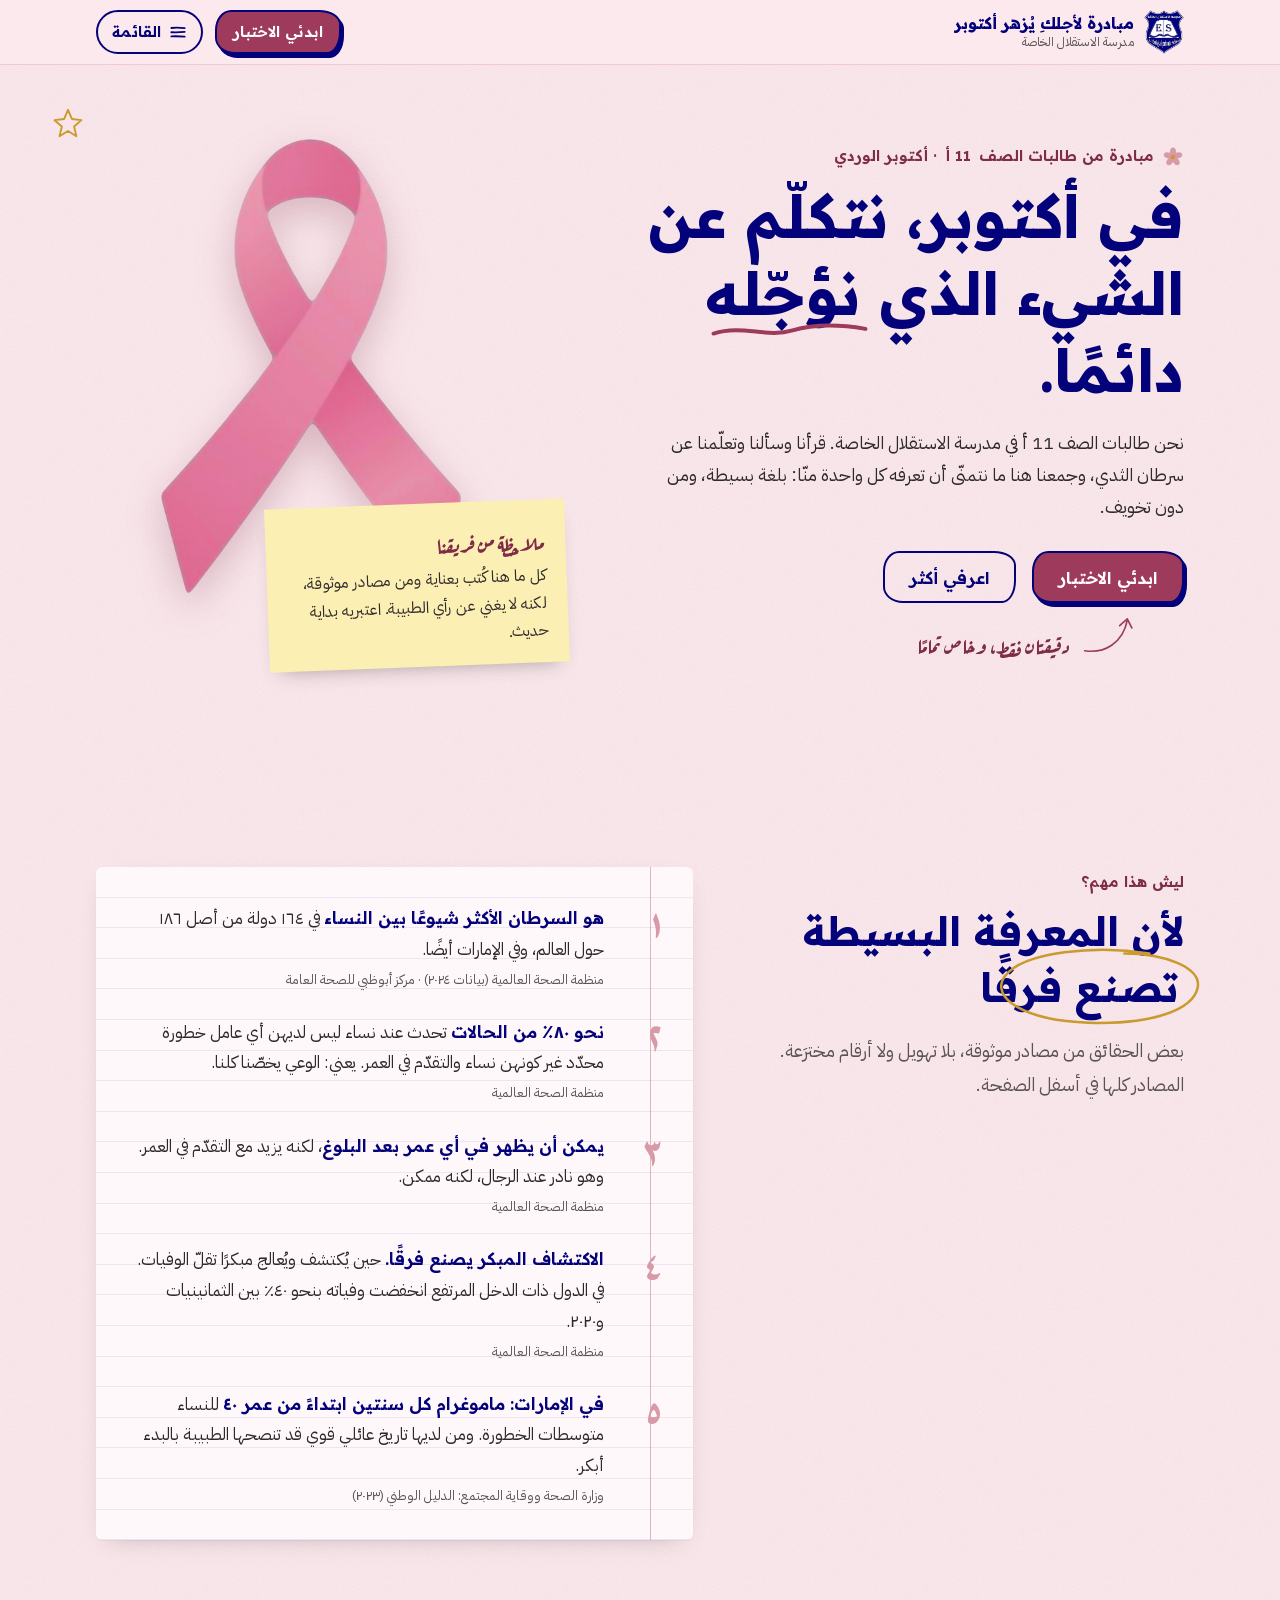
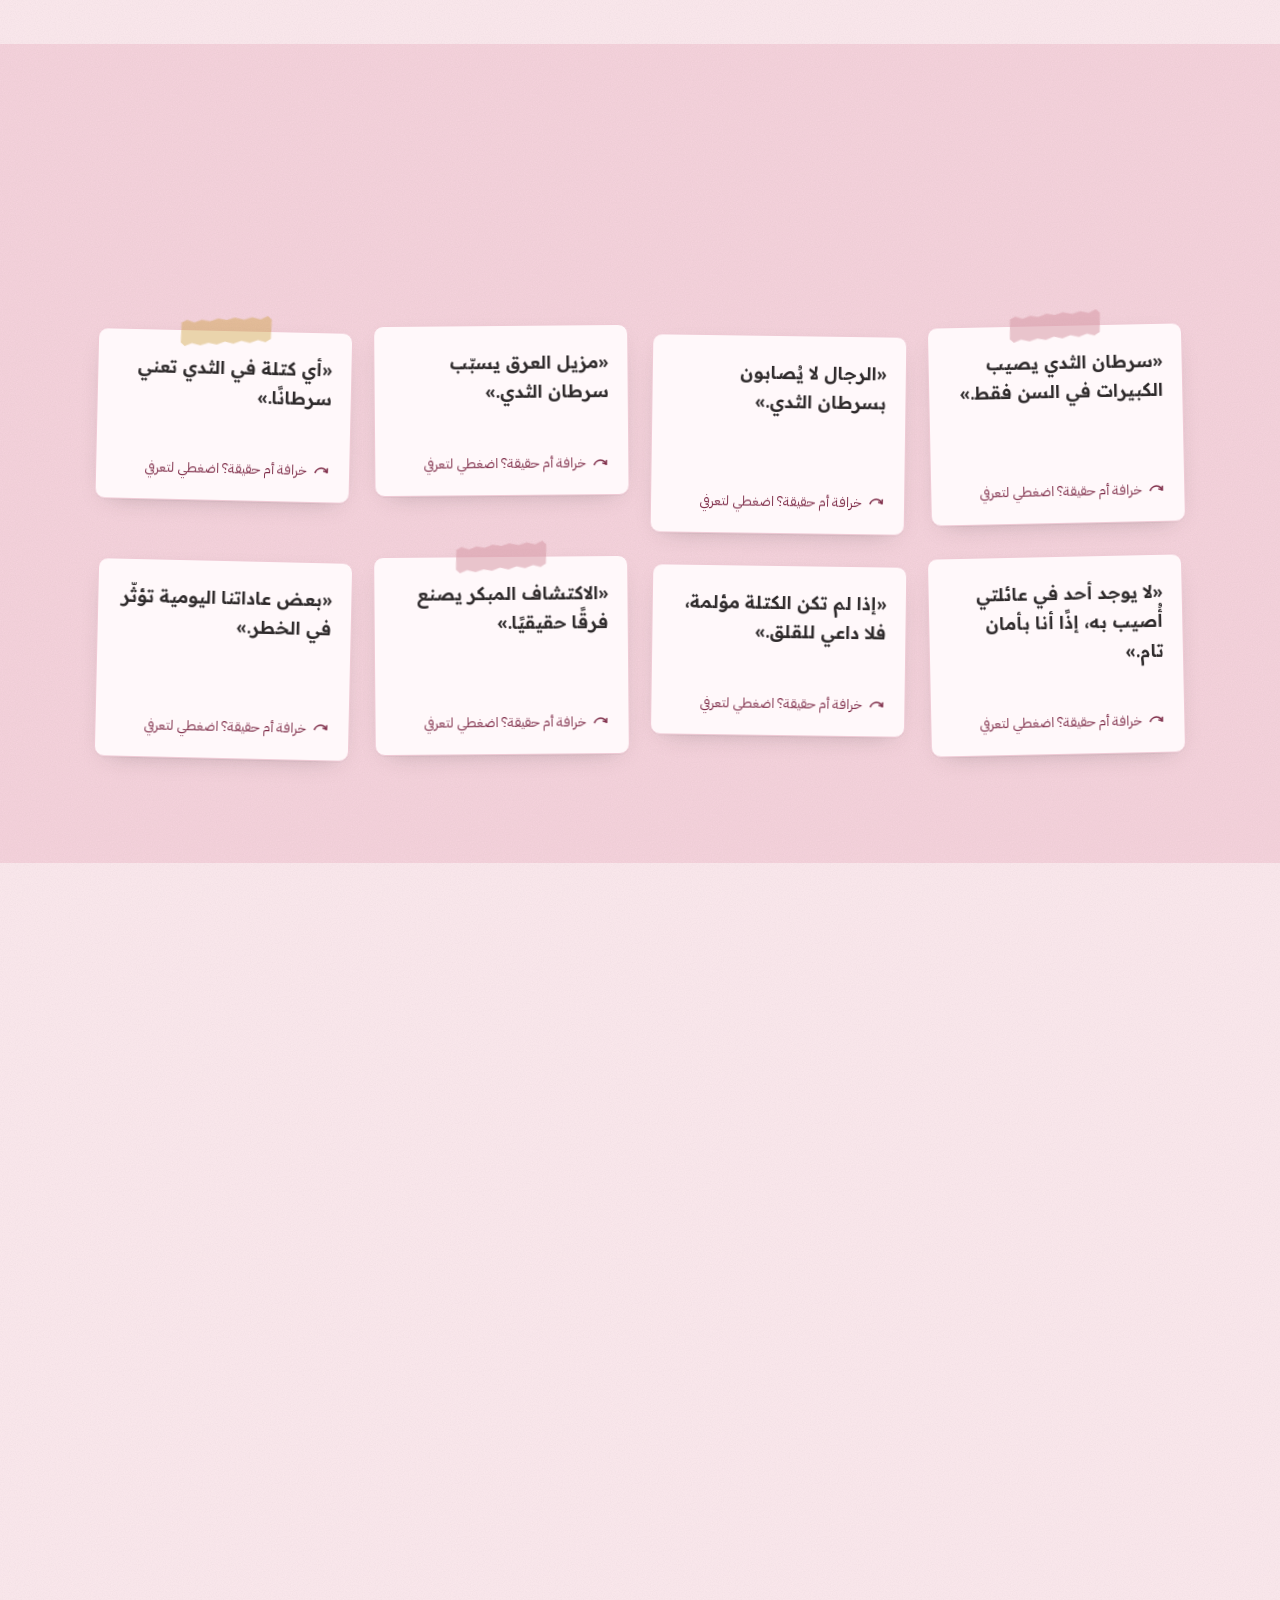
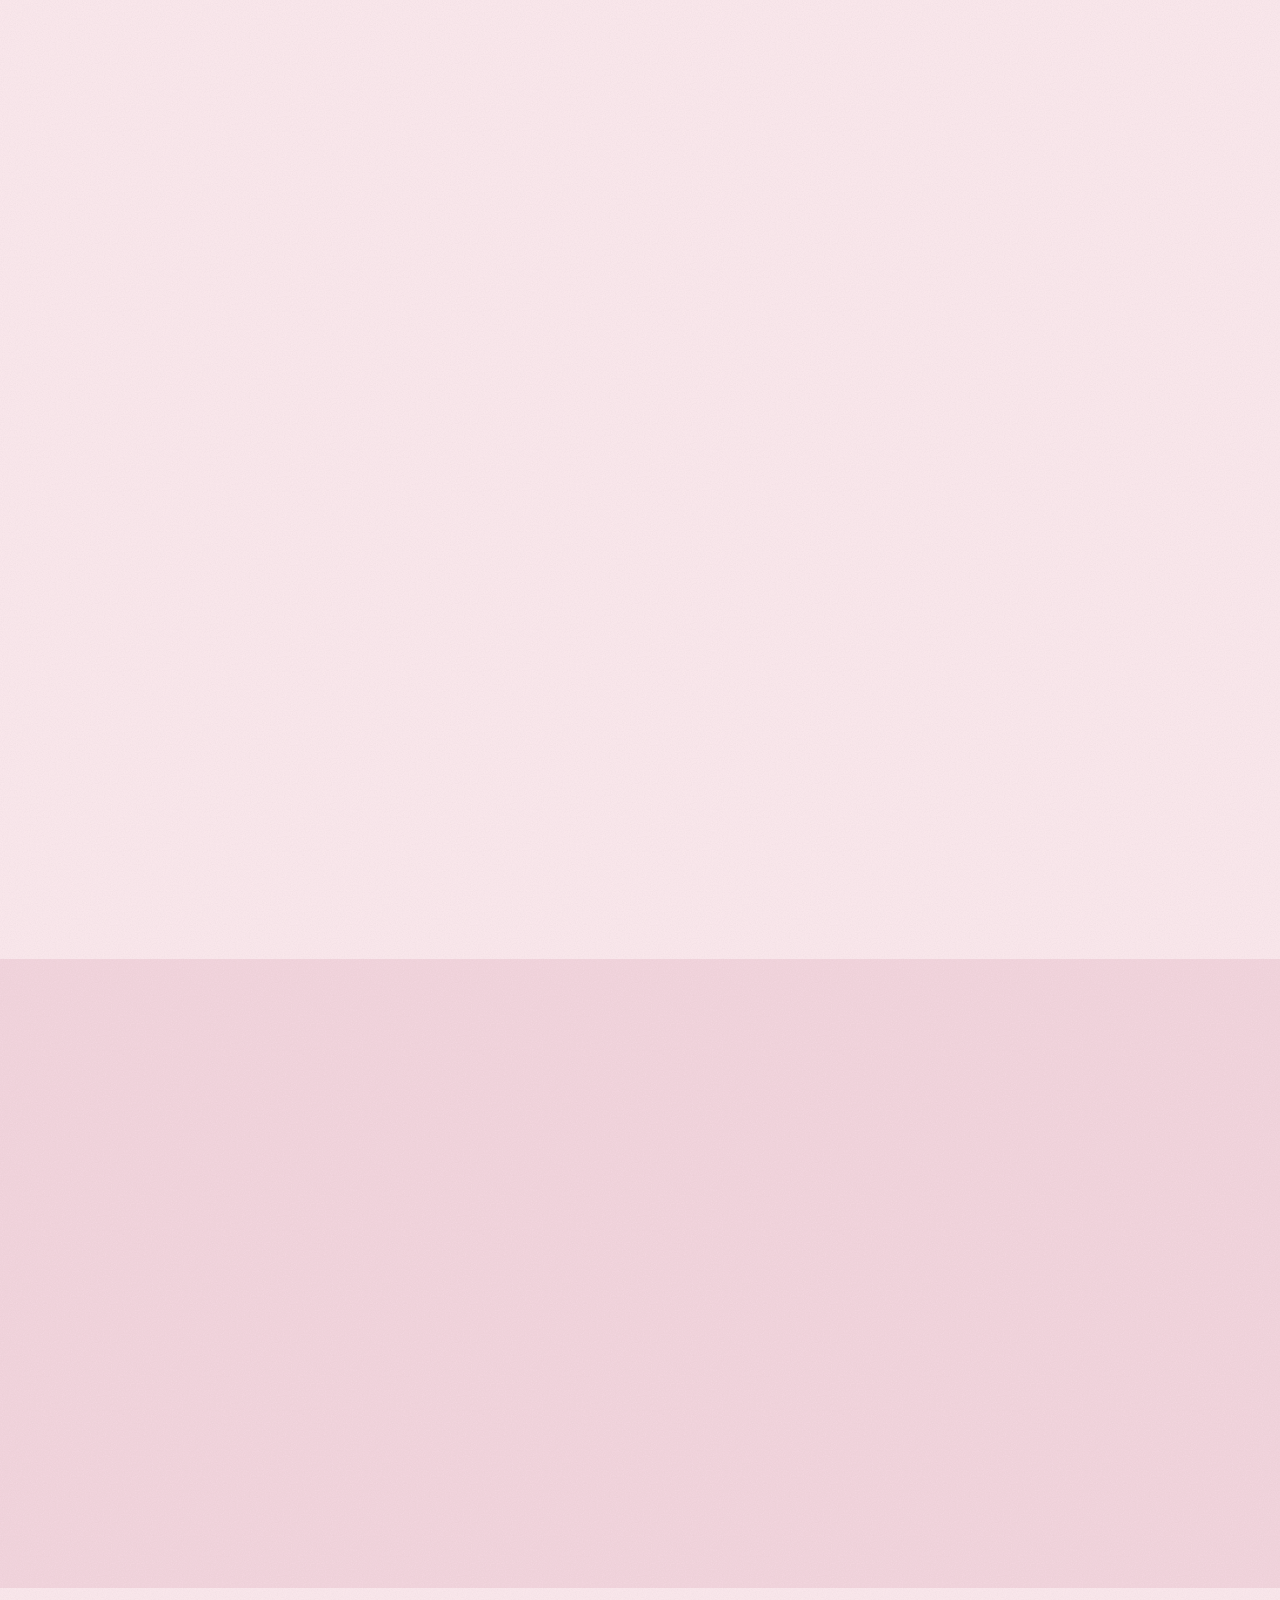
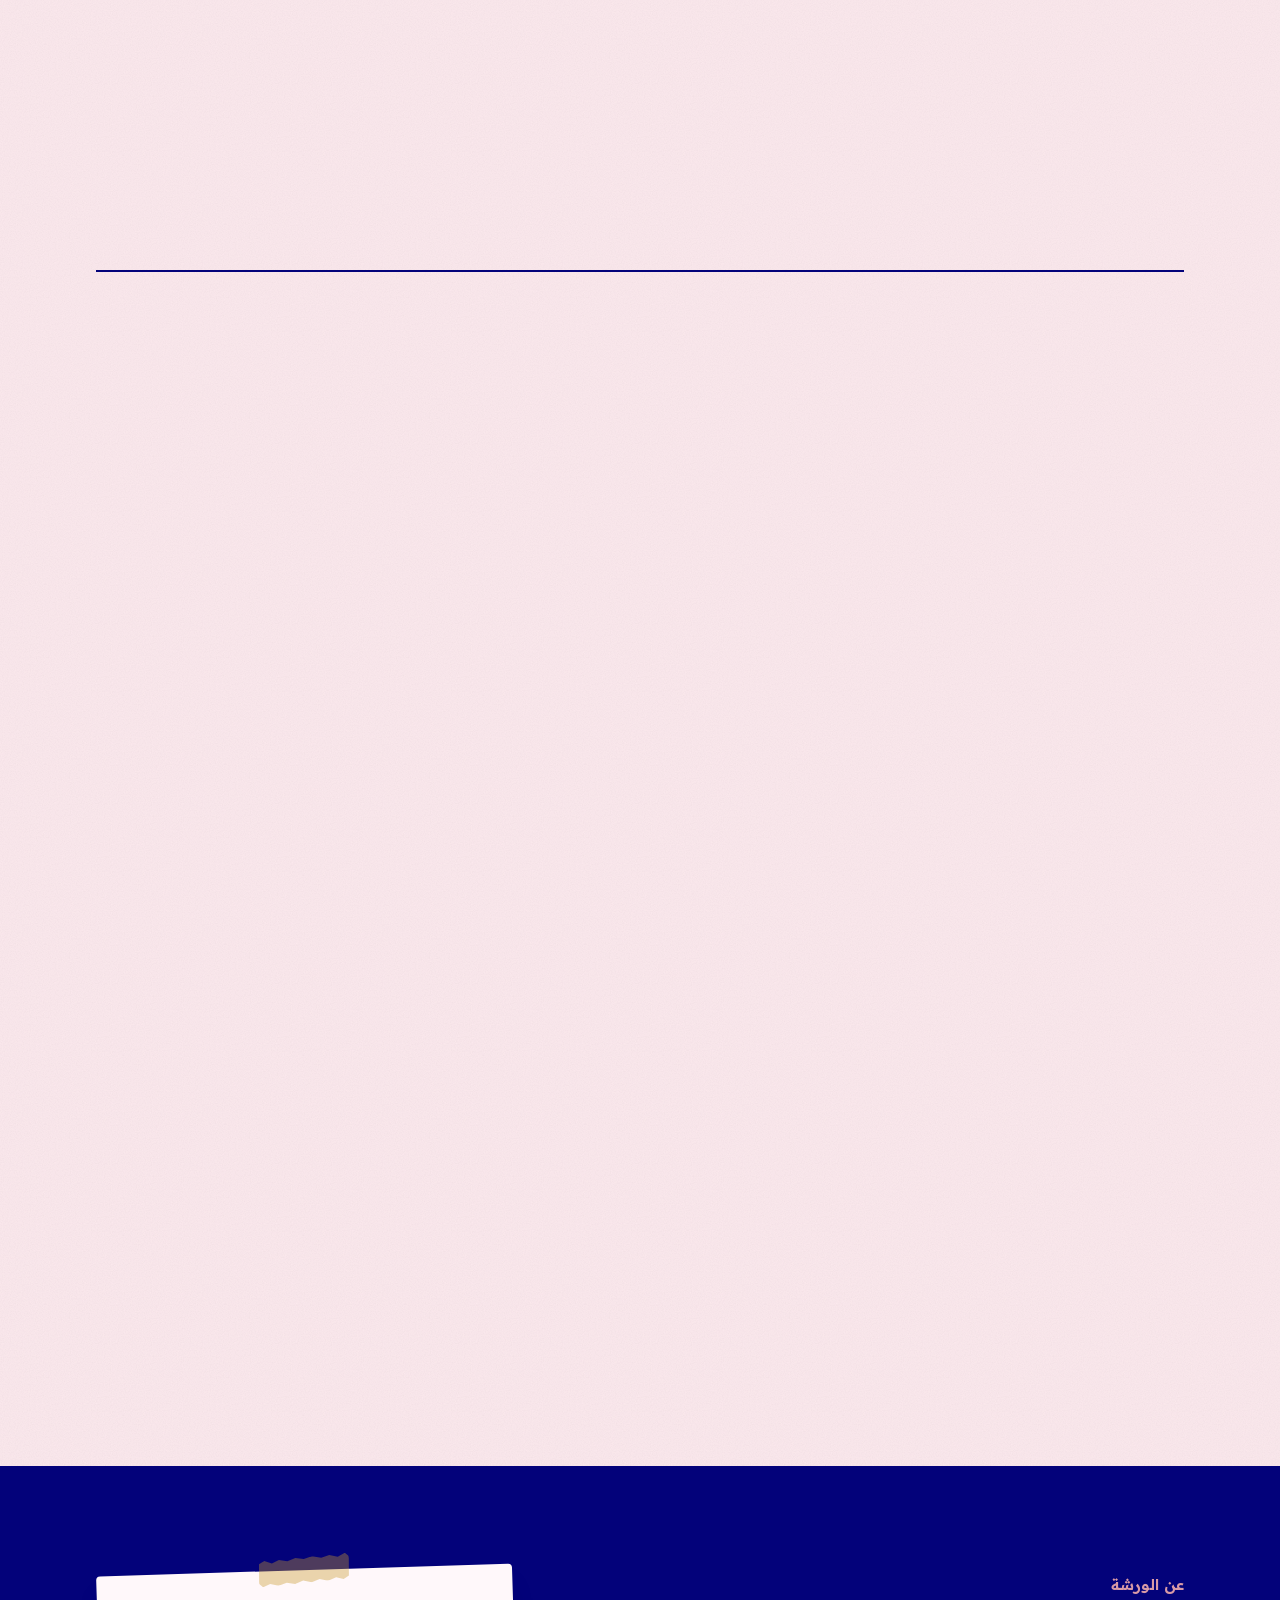
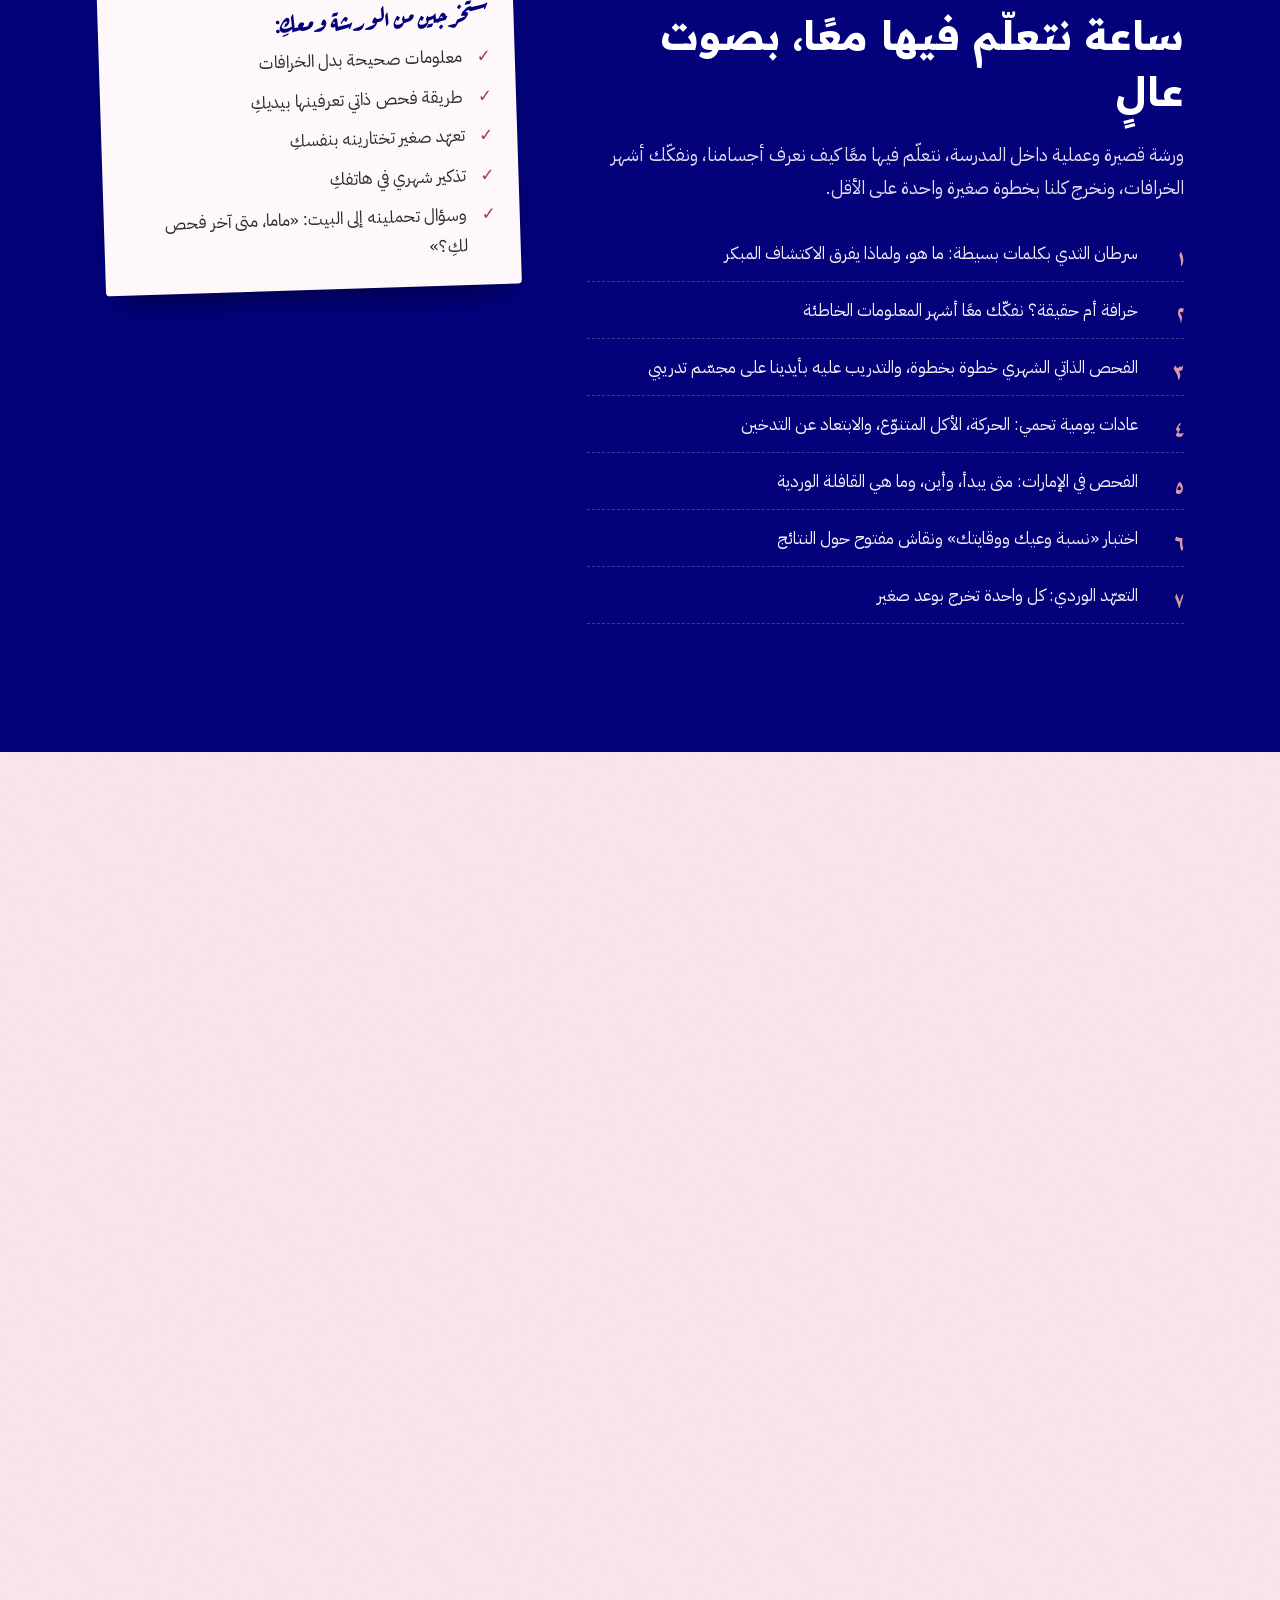
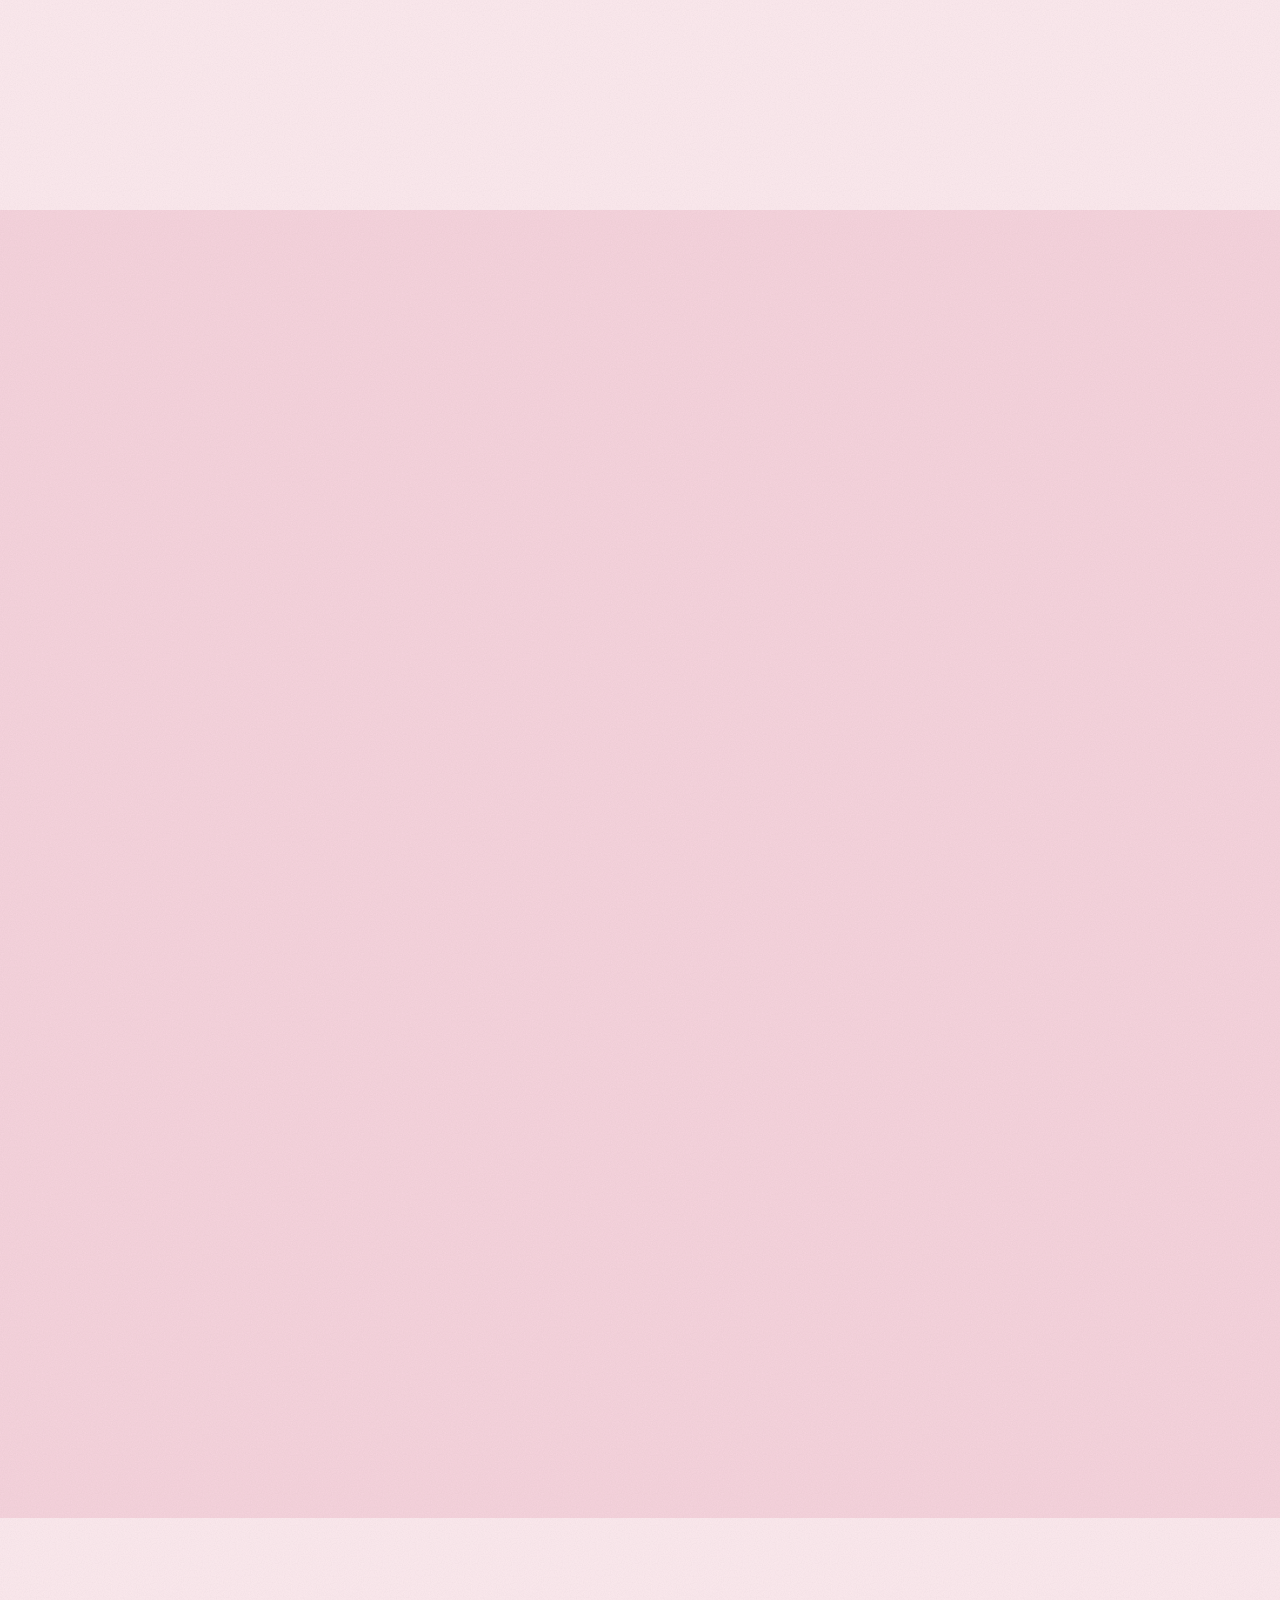
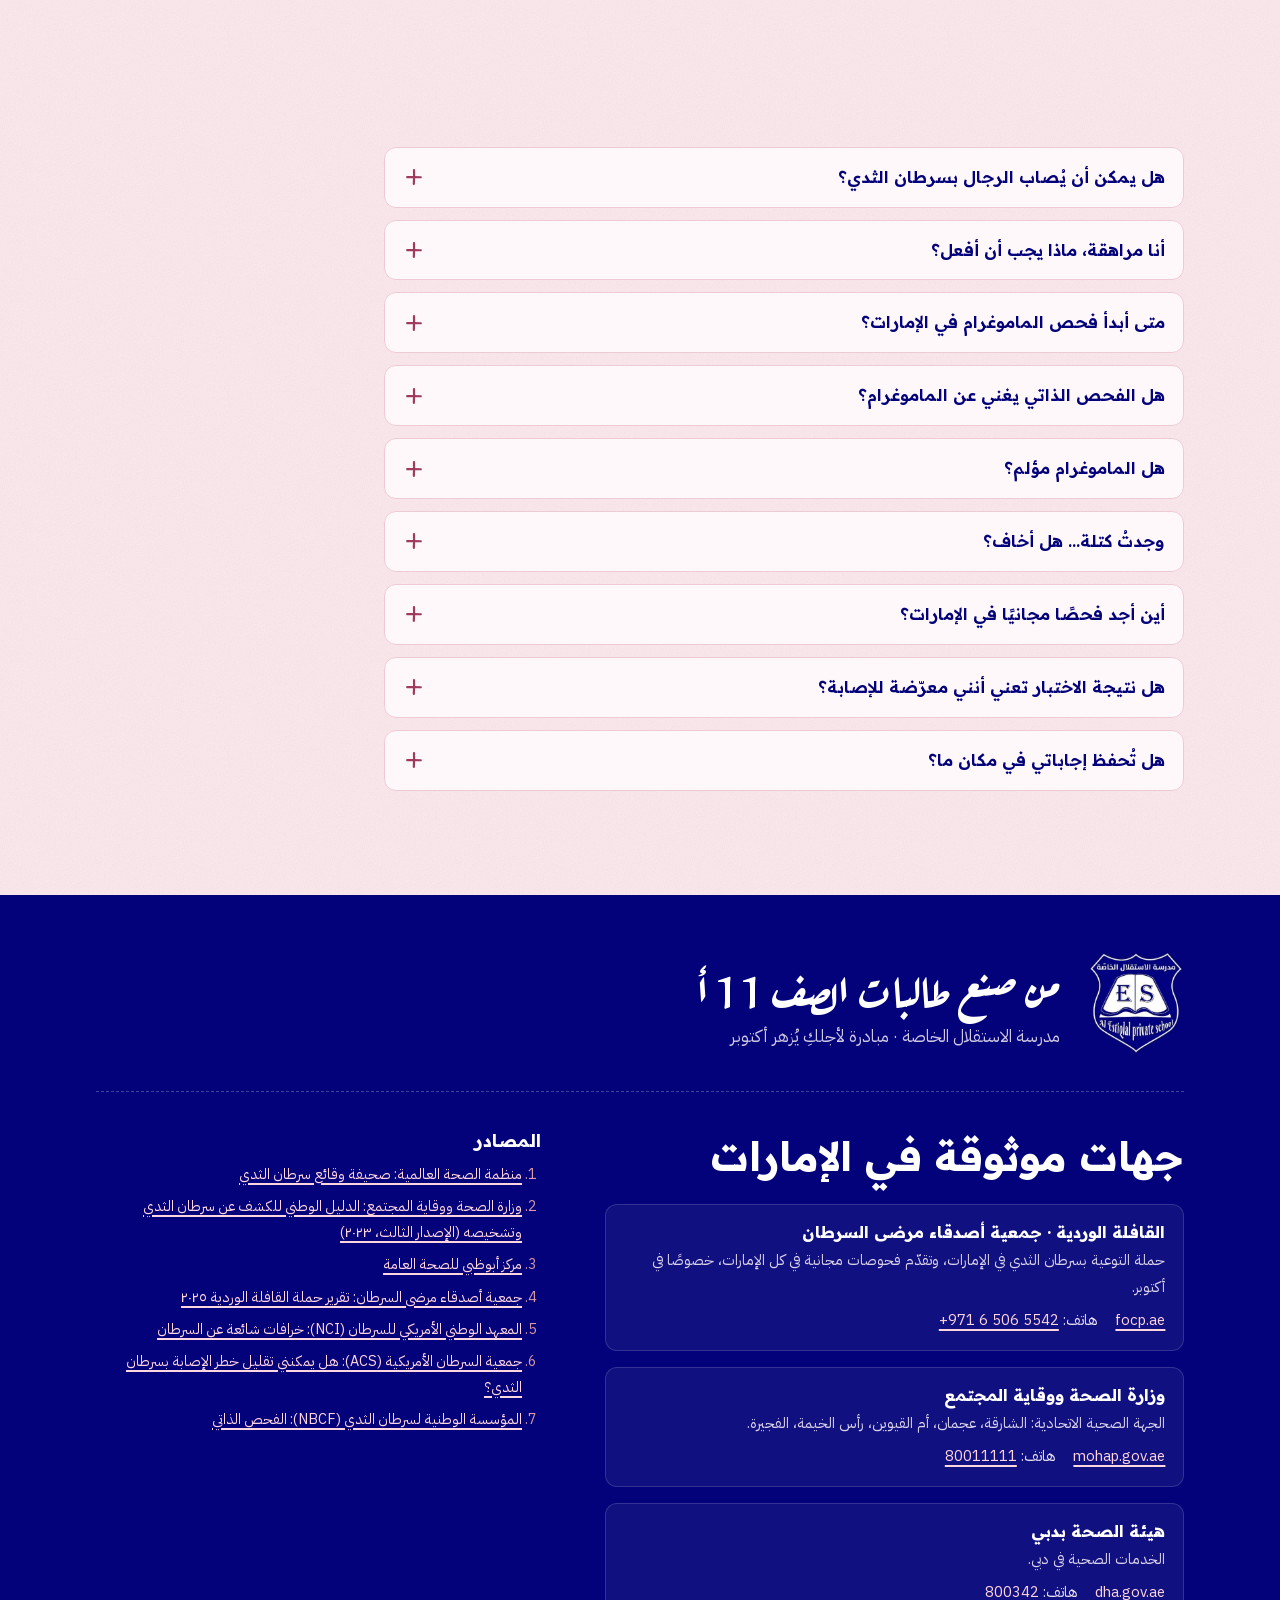
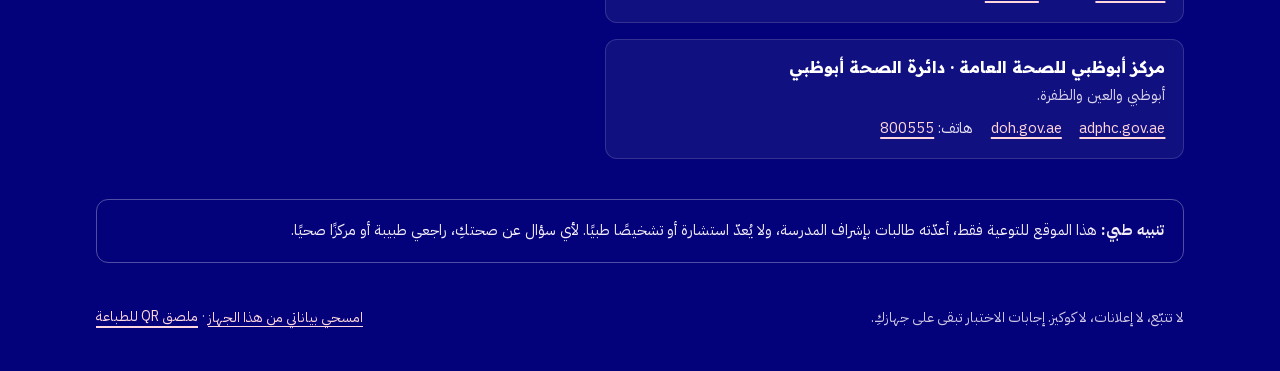
<file: index.html>
<!doctype html>
<html lang="ar" dir="rtl">
<head>
  <meta charset="utf-8">
  <meta name="viewport" content="width=device-width, initial-scale=1, viewport-fit=cover">
  <title>لأجلكِ يُزهر أكتوبر · مدرسة الاستقلال الخاصة</title>
  <meta name="description" content="مبادرة توعوية بسرطان الثدي من طالبات الصف 11 أ في مدرسة الاستقلال الخاصة: معلومات بسيطة، خرافات وحقائق، دليل الفحص الذاتي، واختبار «نسبة وعيك ووقايتك».">
  <meta name="theme-color" content="#FCE9EE">
  <link rel="icon" href="assets/logo.png">
  <link rel="preload" href="assets/fonts/readex-pro-arabic-400.woff2" as="font" type="font/woff2" crossorigin>
  <link rel="preload" href="assets/fonts/ibm-plex-sans-arabic-arabic-400.woff2" as="font" type="font/woff2" crossorigin>
  <link rel="stylesheet" href="css/fonts.css">
  <link rel="stylesheet" href="css/style.css">
  <script>document.documentElement.classList.add('js');</script>
</head>
<body>
  <a class="skip-link" href="#main">تخطّي إلى المحتوى</a>

  <!-- ===================== الترويسة ===================== -->
  <header class="site-header">
    <div class="container site-header__inner">
      <a class="brand" href="#top">
        <img src="assets/logo.png" alt="شعار مدرسة الاستقلال الخاصة" width="40" height="44">
        <span class="brand__text">
          <span class="brand__name"><span class="brand__prefix">مبادرة </span><span data-c="initiativeName">لأجلكِ يُزهر أكتوبر</span></span>
          <span class="brand__school" data-c="schoolName">مدرسة الاستقلال الخاصة</span>
        </span>
      </a>
      <a class="btn btn--small site-header__cta" href="quiz.html">ابدئي الاختبار</a>
      <button type="button" class="menu-toggle" aria-expanded="false" aria-controls="site-menu">
        <svg viewBox="0 0 24 24" aria-hidden="true"><path d="M4 7.2c5.4-.6 10.6-.4 16 .2M4 12.3c5.6.3 10.8.1 16-.4M4 17.2c5-.3 10.6-.1 16 .3"/></svg>
        القائمة
      </button>
    </div>
    <nav id="site-menu" class="menu" aria-label="أقسام الصفحة" hidden>
      <div class="container">
        <ol>
          <li><a href="#why">ليش هذا مهم؟</a></li>
          <li><a href="#myths">خرافة أم حقيقة؟</a></li>
          <li><a href="#self-exam">اعرفي جسمكِ</a></li>
          <li><a href="#signs">علامات تستحق الانتباه</a></li>
          <li><a href="#habits">عادات تحميكِ</a></li>
          <li><a href="#quiz">اختبار «نسبة وعيك ووقايتك»</a></li>
          <li><a href="#workshop">عن الورشة</a></li>
          <li><a href="#pledge">تعهّد وردي</a></li>
          <li><a href="#team">فريقنا</a></li>
          <li><a href="#faq">أسئلة شائعة</a></li>
          <li><a href="#resources-title">جهات موثوقة في الإمارات</a></li>
        </ol>
      </div>
    </nav>
  </header>

  <main id="main">

    <!-- ===================== ١. البداية ===================== -->
    <section class="hero" id="top">
      <div class="container hero__grid">
        <div class="hero__text reveal">
          <p class="kicker hero__kicker">
            <svg viewBox="0 0 48 48" aria-hidden="true"><g fill="#D89AA6"><ellipse cx="24" cy="13" rx="6.5" ry="10"/><ellipse cx="24" cy="13" rx="6.5" ry="10" transform="rotate(72 24 24)"/><ellipse cx="24" cy="13" rx="6.5" ry="10" transform="rotate(144 24 24)"/><ellipse cx="24" cy="13" rx="6.5" ry="10" transform="rotate(216 24 24)"/><ellipse cx="24" cy="13" rx="6.5" ry="10" transform="rotate(288 24 24)"/></g><circle cx="24" cy="24" r="5" fill="#C99A2E"/></svg>
            مبادرة من طالبات الصف <span data-c="className">11 أ</span> · أكتوبر الوردي
          </p>
          <!-- ✏️ العنوان الرئيسي -->
          <h1>في أكتوبر، نتكلّم عن الشيء الذي <span class="scribble">نؤجّله<svg class="scribble__line" viewBox="0 0 200 16" preserveAspectRatio="none" aria-hidden="true"><path d="M2 10C40 4 70 13 104 8s70-3 94-1"/></svg></span> دائمًا.</h1>
          <p class="hero__intro">نحن طالبات الصف <span data-c="className">11 أ</span> في <span data-c="schoolName">مدرسة الاستقلال الخاصة</span>. قرأنا وسألنا وتعلّمنا عن سرطان الثدي، وجمعنا هنا ما نتمنّى أن تعرفه كل واحدة منّا: بلغة بسيطة، ومن دون تخويف.</p>
          <div class="btn-row">
            <a class="btn" href="quiz.html">ابدئي الاختبار</a>
            <a class="btn btn--ghost" href="#why">اعرفي أكثر</a>
          </div>
          <div class="hero__hint" aria-hidden="true">
            <svg class="hero__arrow" viewBox="0 0 92 64"><path d="M14 54C40 58 64 44 70 14"/><path d="M60 21l10-9 6 12"/></svg>
            <span>دقيقتان فقط، وخاص تمامًا</span>
          </div>
        </div>

        <div class="hero__aside reveal">
          <div class="ribbon" role="img" aria-label="الشريط الوردي، رمز التوعية بسرطان الثدي">
            <img src="assets/ribbon.png" alt="" width="900" height="1356">
            <span class="ribbon__label">أكتوبر الوردي</span>
          </div>
          <aside class="sticky" aria-label="ملاحظة من فريقنا">
            <span class="sticky__title">ملاحظة من فريقنا</span>
            <p>كل ما هنا كُتب بعناية ومن مصادر موثوقة، لكنه لا يغني عن رأي الطبيبة. اعتبريه بداية حديث.</p>
          </aside>
        </div>
      </div>
      <svg class="doodle hero__star" viewBox="0 0 40 40" aria-hidden="true"><path d="M20 3.5l4.6 10.6 11.2 1.3-8.6 7.6 2.7 11.4L20 28.3l-10 6.1 2.8-11.5-8.7-7.4 11.4-1.4z"/></svg>
    </section>

    <!-- ===================== ٢. ليش هذا مهم؟ ===================== -->
    <section class="section" id="why" aria-labelledby="why-title">
      <div class="container split">
        <div class="split__sticky reveal">
          <p class="kicker">ليش هذا مهم؟</p>
          <h2 id="why-title">لأن المعرفة البسيطة <span class="circled">تصنع فرقًا<svg viewBox="0 0 200 80" preserveAspectRatio="none" aria-hidden="true"><path d="M150 8C100 0 30 6 12 30c-14 20 18 42 80 44 60 2 100-12 104-34 3-18-30-32-70-32"/></svg></span></h2>
          <p class="lead">بعض الحقائق من مصادر موثوقة، بلا تهويل ولا أرقام مخترَعة. المصادر كلها في أسفل الصفحة.</p>
        </div>
        <!-- ✏️ لا تضيفوا أي رقم بلا مصدر رسمي -->
        <ol class="facts notebook reveal">
          <li><strong>هو السرطان الأكثر شيوعًا بين النساء</strong> في ١٦٤ دولة من أصل ١٨٦ حول العالم، وفي الإمارات أيضًا.
            <span class="src">منظمة الصحة العالمية (بيانات ٢٠٢٤) · مركز أبوظبي للصحة العامة</span></li>
          <li><strong>نحو ٨٠٪ من الحالات</strong> تحدث عند نساء ليس لديهن أي عامل خطورة محدّد غير كونهن نساء والتقدّم في العمر. يعني: الوعي يخصّنا كلنا.
            <span class="src">منظمة الصحة العالمية</span></li>
          <li><strong>يمكن أن يظهر في أي عمر بعد البلوغ</strong>، لكنه يزيد مع التقدّم في العمر. وهو نادر عند الرجال، لكنه ممكن.
            <span class="src">منظمة الصحة العالمية</span></li>
          <li><strong>الاكتشاف المبكر يصنع فرقًا.</strong> حين يُكتشف ويُعالج مبكرًا تقلّ الوفيات. في الدول ذات الدخل المرتفع انخفضت وفياته بنحو ٤٠٪ بين الثمانينيات و٢٠٢٠.
            <span class="src">منظمة الصحة العالمية</span></li>
          <li><strong>في الإمارات: ماموغرام كل سنتين ابتداءً من عمر ٤٠</strong> للنساء متوسطات الخطورة. ومن لديها تاريخ عائلي قوي قد تنصحها الطبيبة بالبدء أبكر.
            <span class="src">وزارة الصحة ووقاية المجتمع: الدليل الوطني (٢٠٢٣)</span></li>
        </ol>
      </div>
    </section>

    <!-- ===================== ٣. خرافة أم حقيقة؟ ===================== -->
    <!-- ✏️ نصوص البطاقات في js/content.js ← myths -->
    <section class="section section--blush" id="myths" aria-labelledby="myths-title">
      <div class="container">
        <div class="reveal">
          <p class="kicker">خرافة أم حقيقة؟</p>
          <h2 id="myths-title">سمعتِ هذا من قبل؟ <span class="scribble scribble--rose">اقلبي البطاقة<svg class="scribble__line" viewBox="0 0 200 16" preserveAspectRatio="none" aria-hidden="true"><path d="M3 9C38 13 76 4 110 8s62 5 86-2"/></svg></span></h2>
          <p class="lead">جمعنا أكثر ما سمعناه من حولنا. اضغطي على أي بطاقة لتعرفي الجواب.</p>
        </div>
        <ul class="myths" id="myth-list"></ul>
      </div>
    </section>

    <!-- ===================== ٤. اعرفي جسمكِ ===================== -->
    <section class="section" id="self-exam" aria-labelledby="self-exam-title">
      <div class="container">
        <div class="reveal">
          <p class="kicker">اعرفي جسمكِ</p>
          <h2 id="self-exam-title">خمس دقائق في الشهر، <span class="scribble">بينكِ وبين نفسكِ<svg class="scribble__line" viewBox="0 0 200 16" preserveAspectRatio="none" aria-hidden="true"><path d="M2 10C40 4 70 13 104 8s70-3 94-1"/></svg></span></h2>
          <p class="lead">الفكرة ليست أن تبحثي عن مرض، بل أن تعرفي ما هو «طبيعي» بالنسبة لكِ، حتى تلاحظي أي تغيير بسرعة.</p>
        </div>

        <ol class="steps">
          <li class="step reveal">
            <div class="step__art" aria-hidden="true">
              <svg viewBox="0 0 120 120"><path class="s" d="M60 12c20-1 35 19 35 45s-14 46-35 46-34-20-34-46 14-44 34-45z"/><path class="s" d="M48 103l-6 11M72 103l6 11"/><circle class="s" cx="60" cy="45" r="9"/><path class="s" d="M39 82c4-12 12-17 21-17s17 5 21 17"/><path class="s" d="M42 75c-3 6-4 12-3 18M78 75c3 6 4 12 3 18"/><path class="a" d="M98 20l7-7M101 30h9"/></svg>
            </div>
            <div>
              <h3>أمام المرآة</h3>
              <p>قفي أمام المرآة وذراعاكِ بجانبكِ. لاحظي الشكل والحجم ولون الجلد والحلمة. اختلاف بسيط بين الجانبين طبيعي جدًا.</p>
            </div>
          </li>
          <li class="step reveal">
            <div class="step__art" aria-hidden="true">
              <svg viewBox="0 0 120 120"><circle class="s" cx="60" cy="56" r="9"/><path class="s" d="M39 92c4-12 12-17 21-17s17 5 21 17"/><path class="s" d="M43 82c-7-15-9-32-4-50M77 82c7-15 9-32 4-50"/><path class="s" d="M35 33c2-5 6-6 9-3M85 33c-2-5-6-6-9-3"/><path class="a" d="M22 50c-5 4-5 10 0 14M98 50c5 4 5 10 0 14"/></svg>
            </div>
            <div>
              <h3>ارفعي ذراعيكِ</h3>
              <p>ارفعي ذراعيكِ فوق رأسكِ، ثم ضعي يديكِ على خصركِ واضغطي قليلًا. ابحثي عن أي نقرة أو تجعّد أو تغيّر في الجلد أو في شكل الحلمة.</p>
            </div>
          </li>
          <li class="step reveal">
            <div class="step__art" aria-hidden="true">
              <svg viewBox="0 0 120 120"><path class="s" d="M10 74c0-8 7-11 17-11s15 3 15 10-6 10-16 10-16-2-16-9z"/><circle class="s" cx="30" cy="60" r="9"/><path class="s" d="M40 70c20-3 46-3 70 0M40 80c22 3 46 3 70 0"/><path class="s" d="M42 64c-3-11-14-18-26-14"/><circle class="a" cx="66" cy="58" r="10"/><path class="a" d="M74 50l4-4M74 50l-1 5"/></svg>
            </div>
            <div>
              <h3>مستلقية، بأصابع مسطّحة</h3>
              <p>استلقي وضعي وسادة صغيرة تحت كتفكِ ويدكِ خلف رأسكِ. بأطراف الأصابع الثلاثة الوسطى المسطّحة، تحرّكي بدوائر صغيرة على الثدي كله: من الترقوة إلى أسفل الثدي، ومن الإبط إلى منتصف الصدر. نوّعي الضغط: خفيف، ثم متوسط، ثم أعمق. ثم بدّلي الجهة.</p>
            </div>
          </li>
          <li class="step reveal">
            <div class="step__art" aria-hidden="true">
              <svg viewBox="0 0 120 120"><path class="s" d="M28 18h32c11 0 17 6 17 17v5"/><path class="s" d="M64 41c4-2 22-2 26 0"/><path class="a" d="M68 52l-3 8M77 52v9M86 52l3 8M72 68l-2 6M82 68l2 6"/><circle class="s" cx="77" cy="92" r="7"/><path class="s" d="M62 116c3-10 8-14 15-14s12 4 15 14"/></svg>
            </div>
            <div>
              <h3>تحت الدش</h3>
              <p>كرّري الحركة نفسها وأنتِ واقفة تحت الدش؛ الجلد المبلّل بالصابون يجعل الأمر أسهل. ولا تنسي منطقة الإبط.</p>
            </div>
          </li>
          <li class="step reveal">
            <div class="step__art" aria-hidden="true">
              <svg viewBox="0 0 120 120"><path class="s" d="M28 26c22-2 44-2 64 0 1 24 1 48-1 72-21 2-42 2-62 0-2-24-2-48-1-72z"/><path class="s" d="M42 18v14M60 18v14M78 18v14"/><path class="a" d="M44 64l10 10 22-24"/></svg>
            </div>
            <div>
              <h3>لاحظي، ولا تؤجّلي</h3>
              <p>إن لاحظتِ شيئًا جديدًا، لا تقلقي ولا تنتظري. معظم التغيّرات ليست سرطانًا، لكن الطبيبة وحدها تستطيع أن تطمئنكِ. <a href="#signs">ما الذي أنتبه له؟</a></p>
            </div>
          </li>
        </ol>

        <div class="when-note">
          <div class="notebook reveal">
            <h3>متى؟</h3>
            <p>مرة كل شهر، بعد انتهاء الدورة بأيام قليلة، حين يكون الثدي أقل حساسية. وإن لم تكن عندكِ دورة، اختاري يومًا ثابتًا من كل شهر.</p>
            <p>في سنوات المراهقة يتغيّر الجسم كثيرًا، ومن الطبيعي أن يختلف الجانبان قليلًا. المهم أن تتعرّفي على «طبيعتكِ»، وتسألي إن قلقتِ.</p>
            <p><strong>تذكير:</strong> الفحص الذاتي لا يغني عن الماموغرام أو فحص الطبيبة في العمر المناسب.</p>
          </div>
          <form class="reminder reveal" id="reminder-form">
            <h3>تذكير شهري في تقويمكِ</h3>
            <p>نزّلي ملف تقويم صغيرًا يذكّركِ مرة كل شهر. يعمل مع آيفون وأندرويد وتقويم Google وOutlook.</p>
            <div class="field">
              <label for="reminder-day">اختاري اليوم</label>
              <select class="select" id="reminder-day"></select>
            </div>
            <button type="submit" class="btn">أضيفي التذكير الشهري</button>
          </form>
        </div>
      </div>
    </section>

    <!-- ===================== ٥. علامات تستحق الانتباه ===================== -->
    <section class="section section--deep" id="signs" aria-labelledby="signs-title">
      <div class="container split">
        <div class="split__sticky reveal">
          <p class="kicker">علامات تستحق الانتباه</p>
          <h2 id="signs-title">لاحظتِ تغييرًا؟ <span class="scribble">اسألي<svg class="scribble__line" viewBox="0 0 200 16" preserveAspectRatio="none" aria-hidden="true"><path d="M2 10C40 4 70 13 104 8s70-3 94-1"/></svg></span>، ولا تخمّني</h2>
          <p class="lead">هذه التغيّرات تستحق زيارة للطبيبة. ليست سببًا للذعر، لكنها سبب كافٍ للسؤال.</p>
        </div>
        <div class="clinic-note reveal">
          <ul class="signs">
            <li><svg viewBox="0 0 28 28" aria-hidden="true"><path d="M14 3c6 0 11 5 11 11s-5 11-11 11S3 20 3 14 8 3 14 3z"/><path d="M9 14.2l3.4 3.4L19 10.4"/></svg><span>كتلة أو سماكة جديدة في الثدي أو تحت الإبط، <strong>حتى لو لم تكن مؤلمة</strong>.</span></li>
            <li><svg viewBox="0 0 28 28" aria-hidden="true"><path d="M14 3c6 0 11 5 11 11s-5 11-11 11S3 20 3 14 8 3 14 3z"/><path d="M9 14.2l3.4 3.4L19 10.4"/></svg><span>تغيّر في حجم الثدي أو شكله أو مظهره.</span></li>
            <li><svg viewBox="0 0 28 28" aria-hidden="true"><path d="M14 3c6 0 11 5 11 11s-5 11-11 11S3 20 3 14 8 3 14 3z"/><path d="M9 14.2l3.4 3.4L19 10.4"/></svg><span>نقرات أو تجعّد أو احمرار أو أي تغيّر في جلد الثدي.</span></li>
            <li><svg viewBox="0 0 28 28" aria-hidden="true"><path d="M14 3c6 0 11 5 11 11s-5 11-11 11S3 20 3 14 8 3 14 3z"/><path d="M9 14.2l3.4 3.4L19 10.4"/></svg><span>تغيّر في شكل الحلمة أو الجلد المحيط بها.</span></li>
            <li><svg viewBox="0 0 28 28" aria-hidden="true"><path d="M14 3c6 0 11 5 11 11s-5 11-11 11S3 20 3 14 8 3 14 3z"/><path d="M9 14.2l3.4 3.4L19 10.4"/></svg><span>إفرازات غير معتادة أو دموية من الحلمة.</span></li>
          </ul>
          <p class="calm-box"><strong>تذكّري:</strong> معظم هذه التغيّرات ليست سرطانًا. لكن كل تغيير جديد يستحق أن تراه طبيبة، فالاطمئنان المبكر أفضل من القلق الطويل.</p>
        </div>
      </div>
    </section>

    <!-- ===================== ٦. عادات تحميكِ ===================== -->
    <section class="section" id="habits" aria-labelledby="habits-title">
      <div class="container">
        <div class="reveal">
          <p class="kicker">عادات تحميكِ</p>
          <h2 id="habits-title">عادات صغيرة، <span class="scribble scribble--rose">أثرها كبير<svg class="scribble__line" viewBox="0 0 200 16" preserveAspectRatio="none" aria-hidden="true"><path d="M3 9C38 13 76 4 110 8s62 5 86-2"/></svg></span></h2>
          <p class="lead">لا توجد طريقة مضمونة لمنع سرطان الثدي، لكن هذه العادات تقلّل بعض عوامل الخطر.</p>
        </div>
        <ul class="habits">
          <li class="habit reveal" id="habit-move">
            <svg class="habit__icon" viewBox="0 0 48 48" aria-hidden="true"><circle cx="27" cy="8" r="4"/><path d="M26 15l-4 12 6 6v11M22 27l-6 14M24 18l-8 6M26 18l8 6"/></svg>
            <div class="habit__body">
              <h3>تحرّكي</h3>
              <p>المشي السريع يُحسب! يُنصح البالغون بـ١٥٠ إلى ٣٠٠ دقيقة من النشاط المعتدل أسبوعيًا. ابدئي بعشر دقائق، والباقي يأتي.</p>
            </div>
          </li>
          <li class="habit reveal" id="habit-weight">
            <svg class="habit__icon" viewBox="0 0 48 48" aria-hidden="true"><path d="M24 40C10 31 6 23 7 16c1-6 7-9 12-6 3 2 4 4 5 6 1-2 2-4 5-6 5-3 11 0 12 6 1 7-3 15-17 24z"/></svg>
            <div class="habit__body">
              <h3>وزن صحي ومستقر</h3>
              <p>ليس رقمًا على الميزان ولا حمية قاسية. وجبات منتظمة، وحركة، ونوم كافٍ. ولأي سؤال عن وزنكِ، الطبيبة أو أخصائية التغذية هما العنوان.</p>
            </div>
          </li>
          <li class="habit reveal" id="habit-food">
            <svg class="habit__icon" viewBox="0 0 48 48" aria-hidden="true"><circle cx="25" cy="26" r="14"/><circle cx="25" cy="26" r="8"/><path d="M6 8v30M3.5 8v7c0 3 5 3 5 0V8M44 8c-3 3-3 11 0 13v17"/></svg>
            <div class="habit__body">
              <h3>طبق ملوّن</h3>
              <p>خضار وفواكه وحبوب وبقوليات، مع تقليل اللحوم المصنّعة. كلما تنوّعت الألوان في طبقكِ، كان أفضل.</p>
            </div>
          </li>
          <li class="habit reveal" id="habit-smoke">
            <svg class="habit__icon" viewBox="0 0 48 48" aria-hidden="true"><path d="M7 29h25v6H7z"/><path d="M36 29v6M40 29v6"/><path d="M36 12c-3 4 3 6 0 10"/><path d="M6 6l36 36"/></svg>
            <div class="habit__body">
              <h3>هواء بلا دخان</h3>
              <p>التدخين، ومنه الشيشة، من عوامل الخطر المعروفة. وابتعدي عن أماكن الدخان قدر ما تستطيعين.</p>
            </div>
          </li>
          <li class="habit reveal" id="habit-hormones">
            <svg class="habit__icon" viewBox="0 0 48 48" aria-hidden="true"><path d="M13 35l13-13a6 6 0 0 1 8.5 8.5l-13 13A6 6 0 0 1 13 35zM19.5 28.5l8 8"/><path d="M32 7c2-3 9-2 9 2.5 0 3.5-4.5 4-4.5 7.5M36.5 22v.5"/></svg>
            <div class="habit__body">
              <h3>الهرمونات باستشارة</h3>
              <p>العلاج الهرموني بعد سنّ اليأس من عوامل الخطر المعروفة. لا تبدئي أي علاج هرموني من دون طبيبة، واسألي دائمًا عن فوائده ومخاطره.</p>
            </div>
          </li>
          <li class="habit reveal" id="habit-family">
            <svg class="habit__icon" viewBox="0 0 48 48" aria-hidden="true"><circle cx="14" cy="15" r="5"/><circle cx="34" cy="15" r="5"/><circle cx="24" cy="27" r="4"/><path d="M5 35c1-7 5-10 9-10s8 3 9 10M25 35c1-7 5-10 9-10s8 3 9 10M17 43c1-5 4-7 7-7s6 2 7 7"/></svg>
            <div class="habit__body">
              <h3>اعرفي قصة عائلتكِ</h3>
              <p>إن أُصيبت قريبة مقرّبة (أم، أخت، ابنة) بسرطان الثدي، قد تنصحكِ الطبيبة ببدء الفحص قبل الأربعين. اسألي بهدوء، فالمعلومة تحمي.</p>
            </div>
          </li>
          <li class="habit reveal" id="habit-screening">
            <svg class="habit__icon" viewBox="0 0 48 48" aria-hidden="true"><path d="M8 12c10-1 22-1 32 0 1 9 1 19 0 28-10 1-22 1-32 0-1-9-1-19 0-28z"/><path d="M8 20h32M16 7v9M32 7v9"/><path d="M17 30l5 4 9-9"/></svg>
            <div class="habit__body">
              <h3>الفحص في وقته</h3>
              <p>من عمر ٤٠: ماموغرام كل سنتين للنساء متوسطات الخطورة. وقبل ذلك: اعرفي جسمكِ، واسألي الطبيبة عمّا يناسبكِ أنتِ.</p>
            </div>
          </li>
          <li class="habit reveal" id="habit-act">
            <svg class="habit__icon" viewBox="0 0 48 48" aria-hidden="true"><path d="M4 24c5-8 12-12 20-12s15 4 20 12c-5 8-12 12-20 12S9 32 4 24z"/><circle cx="24" cy="24" r="5"/></svg>
            <div class="habit__body">
              <h3>لا تؤجّلي</h3>
              <p>أي تغيير جديد؟ موعد مع الطبيبة، بلا قلق وبلا تأجيل. <a href="#signs">العلامات التي تستحق الانتباه</a></p>
            </div>
          </li>
        </ul>
      </div>
    </section>

    <!-- ===================== ٧. الاختبار ===================== -->
    <section class="section section--tight" id="quiz" aria-labelledby="quiz-title">
      <div class="container">
        <div class="teaser reveal">
          <div>
            <p class="kicker">اختبار</p>
            <h2 id="quiz-title">«نسبة وعيك ووقايتك»</h2>
            <p>عشرة أسئلة عن عاداتكِ ومعرفتكِ، وفي النهاية تحصلين على <strong>مؤشر الوعي والوقاية</strong> الخاص بكِ، مع نصائح تناسبكِ أنتِ.</p>
            <ul class="teaser__meta">
              <li>١٠ أسئلة</li>
              <li>دقيقتان تقريبًا</li>
              <li>خاص تمامًا</li>
            </ul>
            <a class="btn" href="quiz.html">ابدئي الاختبار</a>
          </div>
          <div>
            <p class="teaser__private">
              <svg viewBox="0 0 32 32" aria-hidden="true"><rect x="6" y="14" width="20" height="14" rx="3"/><path d="M10 14v-4a6 6 0 0 1 12 0v4M16 20v3"/></svg>
              <span>إجاباتكِ تبقى على جهازكِ فقط. لا تتبّع، لا كوكيز، ولا أسماء.</span>
            </p>
            <div class="last-result" id="last-result" hidden>
              <span>آخر نتيجة لكِ:</span>
              <strong id="last-result-pct"></strong>
              <span id="last-result-level"></span>
            </div>
          </div>
        </div>
      </div>
    </section>

    <!-- ===================== ٨. عن الورشة ===================== -->
    <!-- ✏️ محاور الورشة في js/content.js ← workshop -->
    <section class="section section--navy" id="workshop" aria-labelledby="workshop-title">
      <div class="container split split--wide-first">
        <div class="reveal">
          <p class="kicker">عن الورشة</p>
          <h2 id="workshop-title">ساعة نتعلّم فيها معًا، بصوت عالٍ</h2>
          <p class="lead" data-c="workshop.intro"></p>
          <ol class="agenda" id="agenda"></ol>
        </div>
        <div class="reveal">
          <aside class="takeaway">
            <span class="tape tape--mustard" aria-hidden="true"></span>
            <h3 class="takeaway__title">ستخرجين من الورشة ومعكِ:</h3>
            <ul>
              <li>معلومات صحيحة بدل الخرافات</li>
              <li>طريقة فحص ذاتي تعرفينها بيديكِ</li>
              <li>تعهّد صغير تختارينه بنفسكِ</li>
              <li>تذكير شهري في هاتفكِ</li>
              <li>وسؤال تحملينه إلى البيت: «ماما، متى آخر فحص لكِ؟»</li>
            </ul>
          </aside>
        </div>
      </div>
    </section>

    <!-- ===================== ٩. تعهّد وردي ===================== -->
    <section class="section" id="pledge" aria-labelledby="pledge-title">
      <div class="container pledge">
        <div class="reveal">
          <p class="kicker">تعهّد وردي</p>
          <h2 id="pledge-title">وعدٌ صغير، <span class="scribble">تكتبينه بنفسكِ<svg class="scribble__line" viewBox="0 0 200 16" preserveAspectRatio="none" aria-hidden="true"><path d="M2 10C40 4 70 13 104 8s70-3 94-1"/></svg></span></h2>
          <p class="lead">اختاري خطوة واحدة تقدرين عليها فعلًا، وخذي بطاقة تذكّركِ بها، أو شاركيها لتشجّعي غيركِ.</p>
          <form id="pledge-form">
            <fieldset class="pledge-options" id="pledge-options">
              <legend>اختاري تعهّدكِ:</legend>
            </fieldset>
            <div class="field">
              <label for="pledge-name">اسمكِ على البطاقة <span class="optional-tag">(اختياري، ولا يُحفظ أو يُرسل إلى أي مكان)</span></label>
              <input class="input" id="pledge-name" type="text" maxlength="30" autocomplete="off">
            </div>
            <button type="submit" class="btn">اصنعي بطاقتي</button>
          </form>
        </div>
        <div class="pledge-card-preview reveal" id="pledge-preview">
          <span class="tape" aria-hidden="true"></span>
          <div class="pledge-card-preview__empty">بطاقتكِ ستظهر هنا<br>🌸</div>
        </div>
      </div>
    </section>

    <!-- ===================== ١٠. فريقنا ===================== -->
    <!-- ✏️ نص الرسالة في js/content.js ← teamLetter -->
    <section class="section section--blush" id="team" aria-labelledby="team-title">
      <div class="container">
        <div class="reveal">
          <p class="kicker">فريقنا</p>
          <h2 id="team-title">رسالة <span class="circled">من القلب<svg viewBox="0 0 200 80" preserveAspectRatio="none" aria-hidden="true"><path d="M150 8C100 0 30 6 12 30c-14 20 18 42 80 44 60 2 100-12 104-34 3-18-30-32-70-32"/></svg></span></h2>
        </div>
        <article class="letter reveal" aria-labelledby="team-title">
          <span class="tape" aria-hidden="true"></span>
          <p class="letter__greeting" data-c="teamLetter.greeting"></p>
          <div class="letter__body" id="letter-body"></div>
          <p class="letter__signoff" data-c="teamLetter.signoff"></p>
          <p class="letter__signature" data-c="teamLetter.signature"></p>
          <svg class="letter__flower" viewBox="0 0 48 48" aria-hidden="true"><g fill="#D89AA6"><ellipse cx="24" cy="13" rx="6.5" ry="10"/><ellipse cx="24" cy="13" rx="6.5" ry="10" transform="rotate(72 24 24)"/><ellipse cx="24" cy="13" rx="6.5" ry="10" transform="rotate(144 24 24)"/><ellipse cx="24" cy="13" rx="6.5" ry="10" transform="rotate(216 24 24)"/><ellipse cx="24" cy="13" rx="6.5" ry="10" transform="rotate(288 24 24)"/></g><circle cx="24" cy="24" r="5" fill="#C99A2E"/></svg>
        </article>
        <div class="made-by reveal">
          <img src="assets/logo.png" alt="" width="72" height="79">
          <p class="made-by__big"><span class="scribble"><span data-c="credit">من صنع طالبات الصف 11 أ</span><svg class="scribble__line" viewBox="0 0 200 16" preserveAspectRatio="none" aria-hidden="true"><path d="M3 9C38 13 76 4 110 8s62 5 86-2"/></svg></span></p>
        </div>
      </div>
    </section>

    <!-- ===================== ١١. أسئلة شائعة ===================== -->
    <!-- ✏️ الأسئلة في js/content.js ← faq -->
    <section class="section" id="faq" aria-labelledby="faq-title">
      <div class="container">
        <div class="reveal">
          <p class="kicker">أسئلة شائعة</p>
          <h2 id="faq-title">أسئلة سمعناها كثيرًا</h2>
        </div>
        <div class="faq" id="faq-list"></div>
      </div>
    </section>
  </main>

  <!-- ===================== ١٢. التذييل ===================== -->
  <footer class="site-footer">
    <div class="container">
      <div class="footer-credit">
        <img src="assets/logo.png" alt="شعار مدرسة الاستقلال الخاصة" width="96" height="105">
        <div class="footer-credit__text">
          <span class="footer-credit__big" data-c="credit">من صنع طالبات الصف 11 أ</span>
          <span class="footer-credit__sub"><span data-c="schoolName">مدرسة الاستقلال الخاصة</span> · مبادرة <span data-c="initiativeName">لأجلكِ يُزهر أكتوبر</span></span>
        </div>
      </div>

      <div class="footer-grid">
        <div>
          <h2 id="resources-title">جهات موثوقة في الإمارات</h2>
          <ul class="resources" id="resources"></ul>
        </div>
        <div>
          <h3>المصادر</h3>
          <ol class="sources" id="sources"></ol>
        </div>
      </div>

      <p class="disclaimer"><strong>تنبيه طبي:</strong> هذا الموقع للتوعية فقط، أعدّته طالبات بإشراف المدرسة، ولا يُعدّ استشارة أو تشخيصًا طبيًا. لأي سؤال عن صحتكِ، راجعي طبيبة أو مركزًا صحيًا.</p>

      <div class="footer-bottom">
        <span>لا تتبّع، لا إعلانات، لا كوكيز. إجابات الاختبار تبقى على جهازكِ.</span>
        <span>
          <button type="button" class="link-btn" data-clear-data>امسحي بياناتي من هذا الجهاز</button>
          ·
          <a href="qr.html">ملصق QR للطباعة</a>
        </span>
      </div>
    </div>
  </footer>

  <a class="btn float-cta" id="float-cta" href="quiz.html">ابدئي الاختبار</a>

  <script src="js/config.js"></script>
  <script src="js/content.js"></script>
  <script src="js/vendor/qrcode.js"></script>
  <script src="js/common.js"></script>
  <script src="js/cards.js"></script>
  <script src="js/main.js"></script>
</body>
</html>
</file>
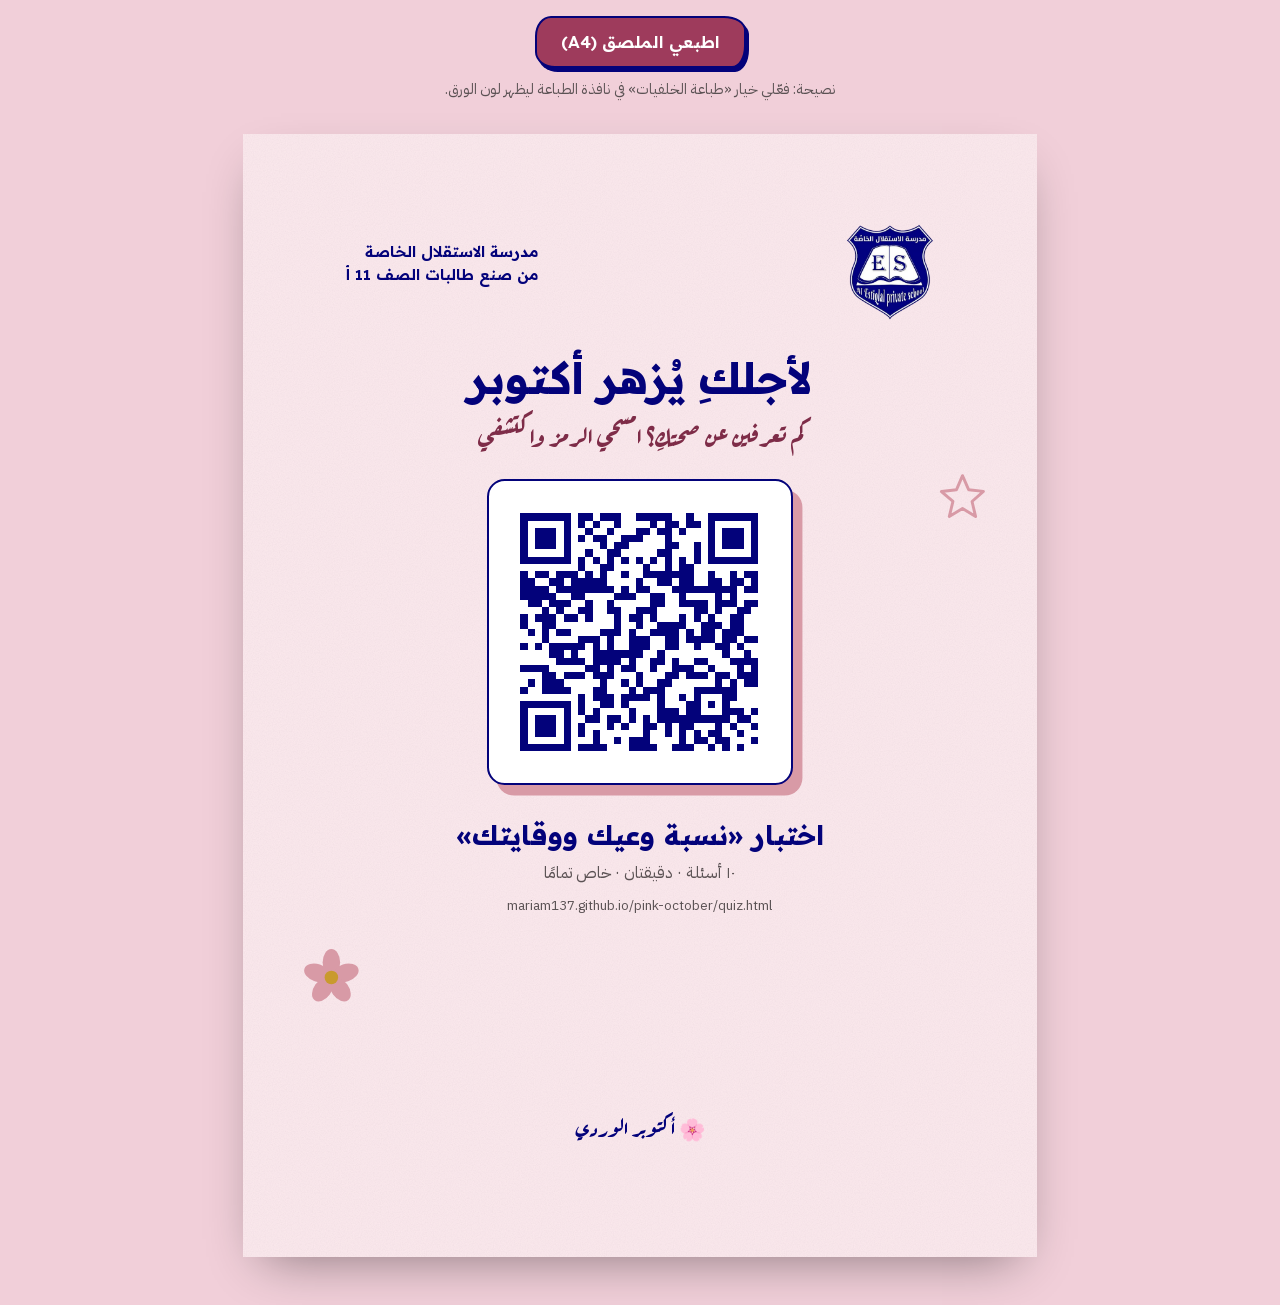
<file: qr.html>
<!doctype html>
<html lang="ar" dir="rtl">
<head>
  <meta charset="utf-8">
  <meta name="viewport" content="width=device-width, initial-scale=1">
  <title>ملصق QR · لأجلكِ يُزهر أكتوبر</title>
  <meta name="robots" content="noindex">
  <link rel="icon" href="assets/logo.png">
  <link rel="stylesheet" href="css/fonts.css">
  <link rel="stylesheet" href="css/style.css">
</head>
<body class="poster-page">
  <div class="poster-tools container">
    <button type="button" class="btn" onclick="window.print()">اطبعي الملصق (A4)</button>
    <p>نصيحة: فعّلي خيار «طباعة الخلفيات» في نافذة الطباعة ليظهر لون الورق.</p>
    <p class="poster-warning" id="poster-warning" hidden>
      ⚠️ رمز QR يشير الآن إلى عنوان محلي. بعد نشر الموقع، ضعوا رابطه في <code>js/config.js</code> ← <code>siteUrl</code> ثم اطبعوا الملصق.
    </p>
  </div>

  <main class="poster" aria-label="ملصق للطباعة">
    <div class="poster__top">
      <img class="poster__logo" src="assets/logo.png" alt="شعار مدرسة الاستقلال الخاصة">
      <p class="poster__school"><span data-c="schoolName">مدرسة الاستقلال الخاصة</span><br><span data-c="credit">من صنع طالبات الصف 11 أ</span></p>
    </div>

    <h1 class="poster__name" data-c="initiativeName">لأجلكِ يُزهر أكتوبر</h1>
    <p class="poster__sub">كم تعرفين عن صحتكِ؟ امسحي الرمز واكتشفي</p>

    <div class="poster__qr" id="poster-qr"></div>

    <p class="poster__cta">اختبار «نسبة وعيك ووقايتك»</p>
    <p class="poster__cta-sub">١٠ أسئلة · دقيقتان · خاص تمامًا</p>
    <p class="poster__url" id="poster-url"></p>

    <p class="poster__credit">🌸 أكتوبر الوردي</p>

    <svg class="doodle" style="top:30%; inset-inline-start:6%; width:9cqi; height:9cqi" viewBox="0 0 40 40" aria-hidden="true"><path d="M20 3.5l4.6 10.6 11.2 1.3-8.6 7.6 2.7 11.4L20 28.3l-10 6.1 2.8-11.5-8.7-7.4 11.4-1.4z"/></svg>
    <svg class="doodle" style="bottom:22%; inset-inline-end:7%; width:11cqi; height:11cqi; color:#D89AA6" viewBox="0 0 48 48" aria-hidden="true"><g fill="currentColor" stroke="none"><ellipse cx="24" cy="13" rx="6.5" ry="10"/><ellipse cx="24" cy="13" rx="6.5" ry="10" transform="rotate(72 24 24)"/><ellipse cx="24" cy="13" rx="6.5" ry="10" transform="rotate(144 24 24)"/><ellipse cx="24" cy="13" rx="6.5" ry="10" transform="rotate(216 24 24)"/><ellipse cx="24" cy="13" rx="6.5" ry="10" transform="rotate(288 24 24)"/></g><circle cx="24" cy="24" r="5" fill="#C99A2E" stroke="none"/></svg>
  </main>

  <script src="js/config.js"></script>
  <script src="js/content.js"></script>
  <script src="js/vendor/qrcode.js"></script>
  <script src="js/common.js"></script>
  <script>
    (function () {
      Site.bindContent(document);
      // The QR opens the quiz directly.
      var url = new URL('quiz.html', Site.siteUrl()).href;
      document.getElementById('poster-qr').innerHTML = Site.qrSvg(url, '#03027A');
      document.getElementById('poster-url').textContent = url.replace(/^https?:\/\//, '');
      var local = !Site.config.siteUrl && /^(file:|http:\/\/(localhost|127\.|192\.168\.))/.test(location.href);
      document.getElementById('poster-warning').hidden = !local;
    })();
  </script>
</body>
</html>
</file>
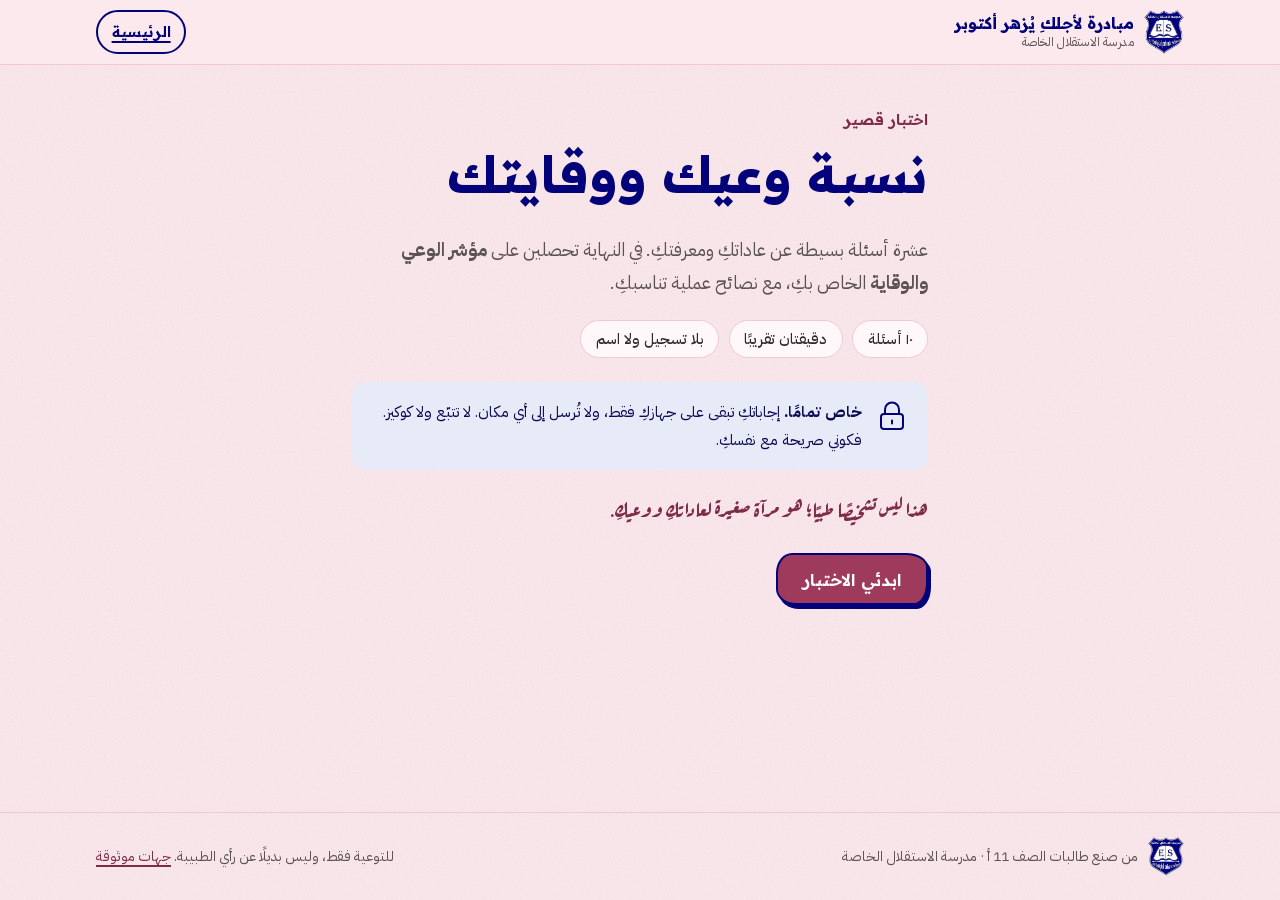
<file: quiz.html>
<!doctype html>
<html lang="ar" dir="rtl">
<head>
  <meta charset="utf-8">
  <meta name="viewport" content="width=device-width, initial-scale=1, viewport-fit=cover">
  <title>نسبة وعيك ووقايتك · لأجلكِ يُزهر أكتوبر</title>
  <meta name="description" content="اختبار خاص من ١٠ أسئلة: «نسبة وعيك ووقايتك». تحصلين في النهاية على مؤشر الوعي والوقاية ونصائح تناسبكِ. إجاباتكِ تبقى على جهازكِ.">
  <meta name="theme-color" content="#FCE9EE">
  <link rel="icon" href="assets/logo.png">
  <link rel="preload" href="assets/fonts/readex-pro-arabic-400.woff2" as="font" type="font/woff2" crossorigin>
  <link rel="preload" href="assets/fonts/ibm-plex-sans-arabic-arabic-400.woff2" as="font" type="font/woff2" crossorigin>
  <link rel="stylesheet" href="css/fonts.css">
  <link rel="stylesheet" href="css/style.css">
  <script>document.documentElement.classList.add('js');</script>
</head>
<body class="quiz-page">
  <a class="skip-link" href="#main">تخطّي إلى المحتوى</a>

  <header class="site-header">
    <div class="container site-header__inner">
      <a class="brand" href="index.html">
        <img src="assets/logo.png" alt="شعار مدرسة الاستقلال الخاصة" width="40" height="44">
        <span class="brand__text">
          <span class="brand__name"><span class="brand__prefix">مبادرة </span><span data-c="initiativeName">لأجلكِ يُزهر أكتوبر</span></span>
          <span class="brand__school" data-c="schoolName">مدرسة الاستقلال الخاصة</span>
        </span>
      </a>
      <a class="menu-toggle" href="index.html">الرئيسية</a>
    </div>
  </header>

  <main id="main" class="quiz-main">
    <div class="container quiz-wrap">

      <!-- ========== ١. المقدّمة ========== -->
      <section class="screen quiz-intro" id="screen-intro" tabindex="-1" aria-labelledby="quiz-title">
        <p class="kicker">اختبار قصير</p>
        <h1 id="quiz-title" data-focus tabindex="-1">نسبة وعيك ووقايتك</h1>
        <p class="lead">عشرة أسئلة بسيطة عن عاداتكِ ومعرفتكِ. في النهاية تحصلين على <strong>مؤشر الوعي والوقاية</strong> الخاص بكِ، مع نصائح عملية تناسبكِ.</p>
        <ul class="quiz-intro__facts">
          <li id="q-count">١٠ أسئلة</li>
          <li>دقيقتان تقريبًا</li>
          <li>بلا تسجيل ولا اسم</li>
        </ul>
        <div class="privacy-note">
          <svg viewBox="0 0 36 36" aria-hidden="true"><rect x="7" y="16" width="22" height="15" rx="3"/><path d="M11 16v-4.5a7 7 0 0 1 14 0V16M18 22.5v3"/></svg>
          <p><strong>خاص تمامًا.</strong> <span id="privacy-text">إجاباتكِ تبقى على جهازكِ فقط، ولا تُرسل إلى أي مكان. لا تتبّع ولا كوكيز. فكوني صريحة مع نفسكِ.</span></p>
        </div>
        <p class="mirror-note">هذا ليس تشخيصًا طبيًا؛ هو مرآة صغيرة لعاداتكِ ووعيكِ.</p>
        <button type="button" class="btn" id="start-btn">ابدئي الاختبار</button>

        <div class="returning" id="returning" hidden>
          <span>آخر نتيجة محفوظة على جهازكِ: <strong id="returning-pct"></strong></span>
          <span class="btn-row">
            <button type="button" class="btn btn--ghost btn--small" id="returning-view">اعرضي نتيجتي</button>
            <button type="button" class="link-btn" data-clear-data>امسحي بياناتي</button>
          </span>
        </div>
      </section>

      <!-- ========== ٢. سؤال تمهيدي اختياري ========== -->
      <section class="screen" id="screen-profile" tabindex="-1" aria-labelledby="profile-title" hidden>
        <p class="kicker">قبل أن نبدأ <span class="optional-tag">(اختياري)</span></p>
        <h2 id="profile-title" data-focus tabindex="-1">عرّفينا عليكِ قليلًا</h2>
        <p class="lead">نستخدم هذا فقط لنكتب لكِ نصائح تناسب عمركِ. لا يؤثّر على نتيجتكِ أبدًا.</p>
        <form id="profile-form">
          <fieldset class="profile-group">
            <legend id="profile-role-label">أنا…</legend>
            <div class="pill-row" id="profile-role"></div>
          </fieldset>
          <fieldset class="profile-group">
            <legend id="profile-age-label">عمري</legend>
            <div class="pill-row" id="profile-age"></div>
          </fieldset>
          <div class="quiz-nav">
            <button type="button" class="btn btn--ghost" id="profile-back">رجوع</button>
            <span class="btn-row">
              <button type="button" class="link-btn" id="skip-profile">تخطّي</button>
              <button type="submit" class="btn">التالي</button>
            </span>
          </div>
        </form>
      </section>

      <!-- ========== ٣. الأسئلة ========== -->
      <section class="screen" id="screen-question" tabindex="-1" aria-label="أسئلة الاختبار" hidden>
        <div class="progress">
          <div class="progress__label"><span id="progress-text"></span></div>
          <div class="progress__bar" id="progress-bar" role="progressbar" aria-valuemin="1" aria-valuemax="10" aria-valuenow="1" aria-label="التقدّم في الاختبار">
            <div class="progress__fill" id="progress-fill"></div>
          </div>
        </div>
        <form id="question-form">
          <fieldset class="question" id="question" data-focus tabindex="-1"></fieldset>
          <div class="quiz-nav">
            <button type="button" class="btn btn--ghost" id="prev-btn">السابق</button>
            <button type="submit" class="btn" id="next-btn" disabled>التالي</button>
          </div>
        </form>
      </section>

      <!-- ========== ٤. النتيجة ========== -->
      <section class="screen" id="screen-results" tabindex="-1" aria-labelledby="level-title" hidden>
        <div class="results__head">
          <p class="kicker" id="result-kicker">مؤشر الوعي والوقاية</p>
          <div class="gauge" id="gauge" role="img" aria-label="">
            <svg viewBox="0 0 220 220" aria-hidden="true">
              <path class="gauge__sketch" d="M112 6c58 2 104 46 102 106-2 58-48 102-106 100C50 210 4 164 8 104 12 50 56 6 116 8"/>
              <circle class="gauge__track" cx="110" cy="110" r="88"/>
              <circle class="gauge__value" id="gauge-value" cx="110" cy="110" r="88" pathLength="100" stroke-dasharray="100" stroke-dashoffset="100" transform="rotate(-90 110 110)"/>
            </svg>
            <div class="gauge__num"><strong id="gauge-num">٠٪</strong><span>من ١٠٠</span></div>
          </div>
          <h1 class="level-title" id="level-title" data-focus tabindex="-1"></h1>
          <p class="level-msg" id="level-msg"></p>
        </div>

        <div class="result-block">
          <div class="note-card" id="result-notes"></div>
        </div>

        <div class="result-block">
          <h3><svg viewBox="0 0 26 26" aria-hidden="true"><path d="M13 2.5l3 7 7.5.8-5.6 5 1.7 7.4L13 19l-6.6 3.7 1.7-7.4-5.6-5 7.5-.8z"/></svg>نقاط قوتكِ</h3>
          <ul class="strengths" id="strengths"></ul>
          <p class="strengths-empty" id="strengths-empty" hidden>نقاط قوتكِ في الطريق، وكل نصيحة بالأسفل خطوة نحوها.</p>
        </div>

        <div class="result-block" id="tips-block">
          <h3><svg viewBox="0 0 26 26" aria-hidden="true"><path d="M9 19h8M10 22.5h6M13 3a7 7 0 0 0-4 12.7c.7.6 1 1.3 1 2.3h6c0-1 .3-1.7 1-2.3A7 7 0 0 0 13 3z"/></svg>خطوات صغيرة لكِ</h3>
          <ul class="tips" id="tips"></ul>
        </div>

        <p class="result-disclaimer" id="result-disclaimer"></p>

        <div class="result-actions">
          <button type="button" class="btn" id="share-btn">شاركي نتيجتك</button>
          <a class="btn btn--ghost" href="index.html#habits">اقرئي النصائح</a>
          <button type="button" class="btn btn--ghost" id="restart-btn">أعيدي الاختبار</button>
        </div>

        <!-- اختياري: متوسط المدرسة (مُطفأ افتراضيًا، راجعوا js/config.js) -->
        <div class="sheets-box" id="sheets-box" hidden>
          <p>هل تريدين إضافة نسبتكِ إلى <strong>متوسط المدرسة</strong> الذي سنعرضه في الورشة؟ سنرسل النسبة ودوركِ فقط، بلا اسم وبلا إجابات.</p>
          <button type="button" class="btn btn--small" id="sheets-send">أضيفي نتيجتي (بلا اسم)</button>
          <p id="sheets-status" role="status" aria-live="polite"></p>
        </div>

        <div class="bonus-invite" id="bonus-invite" hidden>
          <h3>عندكِ دقيقة إضافية؟</h3>
          <p>جولة إضافية من ٣ أسئلة «خرافة أم حقيقة؟». لا تؤثّر على مؤشركِ أبدًا.</p>
          <button type="button" class="btn btn--small" id="bonus-start">ابدئي الجولة الإضافية</button>
        </div>

        <p class="clear-row">نتيجتكِ محفوظة على هذا الجهاز فقط. <button type="button" class="link-btn" data-clear-data>امسحي بياناتي</button></p>
      </section>

      <!-- ========== ٥. الجولة الإضافية ========== -->
      <section class="screen" id="screen-bonus" tabindex="-1" aria-labelledby="bonus-title" hidden>
        <p class="kicker" id="bonus-progress"></p>
        <h2 id="bonus-title" data-focus tabindex="-1"></h2>
        <p class="lead" id="bonus-intro"></p>
        <fieldset class="question" id="bonus-question" tabindex="-1"></fieldset>
        <div class="bonus-feedback" id="bonus-feedback" role="status" aria-live="polite" hidden></div>
        <div class="quiz-nav">
          <button type="button" class="btn btn--ghost" id="bonus-back">رجوع للنتيجة</button>
          <button type="button" class="btn" id="bonus-next" hidden>السؤال التالي</button>
        </div>
        <div id="bonus-summary" hidden>
          <h3 id="bonus-summary-title" tabindex="-1">انتهت الجولة! 🌸</h3>
          <p id="bonus-score"></p>
          <p>تذكّري: هذه الجولة للتعلّم فقط، ومؤشركِ لم يتغيّر.</p>
        </div>
      </section>
    </div>
  </main>

  <footer class="quiz-footer">
    <div class="container">
      <span class="quiz-footer__brand">
        <img src="assets/logo.png" alt="" width="36" height="39">
        <span><span data-c="credit">من صنع طالبات الصف 11 أ</span> · <span data-c="schoolName">مدرسة الاستقلال الخاصة</span></span>
      </span>
      <span>للتوعية فقط، وليس بديلًا عن رأي الطبيبة. <a href="index.html#resources-title">جهات موثوقة</a></span>
    </div>
  </footer>

  <script src="js/config.js"></script>
  <script src="js/content.js"></script>
  <script src="js/quiz-data.js"></script>
  <script src="js/quiz-logic.js"></script>
  <script src="js/vendor/qrcode.js"></script>
  <script src="js/common.js"></script>
  <script src="js/cards.js"></script>
  <script src="js/quiz.js"></script>
</body>
</html>
</file>
<file: css/fonts.css>
/* Self-hosted Google Fonts (SIL Open Font License). Arabic + Latin subsets only. */
@font-face {
  font-family: 'Aref Ruqaa';
  font-style: normal;
  font-weight: 700;
  font-display: swap;
  src: url(../assets/fonts/aref-ruqaa-arabic-700.woff2) format('woff2');
  unicode-range: U+0600-06FF, U+0750-077F, U+0870-0891, U+0897-08E1, U+08E3-08FF, U+200C-200E, U+2010-2011, U+204F, U+2E41, U+FB50-FDFF, U+FE70-FE74, U+FE76-FEFC, U+102E0-102FB, U+10E60-10E7E, U+10EC2-10EC7, U+10EC9-10EEE, U+10EF0-10EFF, U+1EE00-1EE03, U+1EE05-1EE1F, U+1EE21-1EE22, U+1EE24, U+1EE27, U+1EE29-1EE32, U+1EE34-1EE37, U+1EE39, U+1EE3B, U+1EE42, U+1EE47, U+1EE49, U+1EE4B, U+1EE4D-1EE4F, U+1EE51-1EE52, U+1EE54, U+1EE57, U+1EE59, U+1EE5B, U+1EE5D, U+1EE5F, U+1EE61-1EE62, U+1EE64, U+1EE67-1EE6A, U+1EE6C-1EE72, U+1EE74-1EE77, U+1EE79-1EE7C, U+1EE7E, U+1EE80-1EE89, U+1EE8B-1EE9B, U+1EEA1-1EEA3, U+1EEA5-1EEA9, U+1EEAB-1EEBB, U+1EEF0-1EEF1;
}
@font-face {
  font-family: 'Aref Ruqaa';
  font-style: normal;
  font-weight: 700;
  font-display: swap;
  src: url(../assets/fonts/aref-ruqaa-latin-700.woff2) format('woff2');
  unicode-range: U+0000-00FF, U+0131, U+0152-0153, U+02BB-02BC, U+02C6, U+02DA, U+02DC, U+0304, U+0308, U+0329, U+2000-206F, U+20AC, U+2122, U+2191, U+2193, U+2212, U+2215, U+FEFF, U+FFFD;
}
@font-face {
  font-family: 'IBM Plex Sans Arabic';
  font-style: normal;
  font-weight: 400;
  font-display: swap;
  src: url(../assets/fonts/ibm-plex-sans-arabic-arabic-400.woff2) format('woff2');
  unicode-range: U+0600-06FF, U+0750-077F, U+0870-0891, U+0897-08E1, U+08E3-08FF, U+200C-200E, U+2010-2011, U+204F, U+2E41, U+FB50-FDFF, U+FE70-FE74, U+FE76-FEFC, U+102E0-102FB, U+10E60-10E7E, U+10EC2-10EC7, U+10EC9-10EEE, U+10EF0-10EFF, U+1EE00-1EE03, U+1EE05-1EE1F, U+1EE21-1EE22, U+1EE24, U+1EE27, U+1EE29-1EE32, U+1EE34-1EE37, U+1EE39, U+1EE3B, U+1EE42, U+1EE47, U+1EE49, U+1EE4B, U+1EE4D-1EE4F, U+1EE51-1EE52, U+1EE54, U+1EE57, U+1EE59, U+1EE5B, U+1EE5D, U+1EE5F, U+1EE61-1EE62, U+1EE64, U+1EE67-1EE6A, U+1EE6C-1EE72, U+1EE74-1EE77, U+1EE79-1EE7C, U+1EE7E, U+1EE80-1EE89, U+1EE8B-1EE9B, U+1EEA1-1EEA3, U+1EEA5-1EEA9, U+1EEAB-1EEBB, U+1EEF0-1EEF1;
}
@font-face {
  font-family: 'IBM Plex Sans Arabic';
  font-style: normal;
  font-weight: 400;
  font-display: swap;
  src: url(../assets/fonts/ibm-plex-sans-arabic-latin-400.woff2) format('woff2');
  unicode-range: U+0000-00FF, U+0131, U+0152-0153, U+02BB-02BC, U+02C6, U+02DA, U+02DC, U+0304, U+0308, U+0329, U+2000-206F, U+20AC, U+2122, U+2191, U+2193, U+2212, U+2215, U+FEFF, U+FFFD;
}
@font-face {
  font-family: 'IBM Plex Sans Arabic';
  font-style: normal;
  font-weight: 500;
  font-display: swap;
  src: url(../assets/fonts/ibm-plex-sans-arabic-arabic-500.woff2) format('woff2');
  unicode-range: U+0600-06FF, U+0750-077F, U+0870-0891, U+0897-08E1, U+08E3-08FF, U+200C-200E, U+2010-2011, U+204F, U+2E41, U+FB50-FDFF, U+FE70-FE74, U+FE76-FEFC, U+102E0-102FB, U+10E60-10E7E, U+10EC2-10EC7, U+10EC9-10EEE, U+10EF0-10EFF, U+1EE00-1EE03, U+1EE05-1EE1F, U+1EE21-1EE22, U+1EE24, U+1EE27, U+1EE29-1EE32, U+1EE34-1EE37, U+1EE39, U+1EE3B, U+1EE42, U+1EE47, U+1EE49, U+1EE4B, U+1EE4D-1EE4F, U+1EE51-1EE52, U+1EE54, U+1EE57, U+1EE59, U+1EE5B, U+1EE5D, U+1EE5F, U+1EE61-1EE62, U+1EE64, U+1EE67-1EE6A, U+1EE6C-1EE72, U+1EE74-1EE77, U+1EE79-1EE7C, U+1EE7E, U+1EE80-1EE89, U+1EE8B-1EE9B, U+1EEA1-1EEA3, U+1EEA5-1EEA9, U+1EEAB-1EEBB, U+1EEF0-1EEF1;
}
@font-face {
  font-family: 'IBM Plex Sans Arabic';
  font-style: normal;
  font-weight: 500;
  font-display: swap;
  src: url(../assets/fonts/ibm-plex-sans-arabic-latin-500.woff2) format('woff2');
  unicode-range: U+0000-00FF, U+0131, U+0152-0153, U+02BB-02BC, U+02C6, U+02DA, U+02DC, U+0304, U+0308, U+0329, U+2000-206F, U+20AC, U+2122, U+2191, U+2193, U+2212, U+2215, U+FEFF, U+FFFD;
}
@font-face {
  font-family: 'IBM Plex Sans Arabic';
  font-style: normal;
  font-weight: 700;
  font-display: swap;
  src: url(../assets/fonts/ibm-plex-sans-arabic-arabic-700.woff2) format('woff2');
  unicode-range: U+0600-06FF, U+0750-077F, U+0870-0891, U+0897-08E1, U+08E3-08FF, U+200C-200E, U+2010-2011, U+204F, U+2E41, U+FB50-FDFF, U+FE70-FE74, U+FE76-FEFC, U+102E0-102FB, U+10E60-10E7E, U+10EC2-10EC7, U+10EC9-10EEE, U+10EF0-10EFF, U+1EE00-1EE03, U+1EE05-1EE1F, U+1EE21-1EE22, U+1EE24, U+1EE27, U+1EE29-1EE32, U+1EE34-1EE37, U+1EE39, U+1EE3B, U+1EE42, U+1EE47, U+1EE49, U+1EE4B, U+1EE4D-1EE4F, U+1EE51-1EE52, U+1EE54, U+1EE57, U+1EE59, U+1EE5B, U+1EE5D, U+1EE5F, U+1EE61-1EE62, U+1EE64, U+1EE67-1EE6A, U+1EE6C-1EE72, U+1EE74-1EE77, U+1EE79-1EE7C, U+1EE7E, U+1EE80-1EE89, U+1EE8B-1EE9B, U+1EEA1-1EEA3, U+1EEA5-1EEA9, U+1EEAB-1EEBB, U+1EEF0-1EEF1;
}
@font-face {
  font-family: 'IBM Plex Sans Arabic';
  font-style: normal;
  font-weight: 700;
  font-display: swap;
  src: url(../assets/fonts/ibm-plex-sans-arabic-latin-700.woff2) format('woff2');
  unicode-range: U+0000-00FF, U+0131, U+0152-0153, U+02BB-02BC, U+02C6, U+02DA, U+02DC, U+0304, U+0308, U+0329, U+2000-206F, U+20AC, U+2122, U+2191, U+2193, U+2212, U+2215, U+FEFF, U+FFFD;
}
@font-face {
  font-family: 'Readex Pro';
  font-style: normal;
  font-weight: 400;
  font-display: swap;
  src: url(../assets/fonts/readex-pro-arabic-400.woff2) format('woff2');
  unicode-range: U+0600-06FF, U+0750-077F, U+0870-0891, U+0897-08E1, U+08E3-08FF, U+200C-200E, U+2010-2011, U+204F, U+2E41, U+FB50-FDFF, U+FE70-FE74, U+FE76-FEFC, U+102E0-102FB, U+10E60-10E7E, U+10EC2-10EC7, U+10EC9-10EEE, U+10EF0-10EFF, U+1EE00-1EE03, U+1EE05-1EE1F, U+1EE21-1EE22, U+1EE24, U+1EE27, U+1EE29-1EE32, U+1EE34-1EE37, U+1EE39, U+1EE3B, U+1EE42, U+1EE47, U+1EE49, U+1EE4B, U+1EE4D-1EE4F, U+1EE51-1EE52, U+1EE54, U+1EE57, U+1EE59, U+1EE5B, U+1EE5D, U+1EE5F, U+1EE61-1EE62, U+1EE64, U+1EE67-1EE6A, U+1EE6C-1EE72, U+1EE74-1EE77, U+1EE79-1EE7C, U+1EE7E, U+1EE80-1EE89, U+1EE8B-1EE9B, U+1EEA1-1EEA3, U+1EEA5-1EEA9, U+1EEAB-1EEBB, U+1EEF0-1EEF1;
}
@font-face {
  font-family: 'Readex Pro';
  font-style: normal;
  font-weight: 400;
  font-display: swap;
  src: url(../assets/fonts/readex-pro-latin-400.woff2) format('woff2');
  unicode-range: U+0000-00FF, U+0131, U+0152-0153, U+02BB-02BC, U+02C6, U+02DA, U+02DC, U+0304, U+0308, U+0329, U+2000-206F, U+20AC, U+2122, U+2191, U+2193, U+2212, U+2215, U+FEFF, U+FFFD;
}
@font-face {
  font-family: 'Readex Pro';
  font-style: normal;
  font-weight: 600;
  font-display: swap;
  src: url(../assets/fonts/readex-pro-arabic-400.woff2) format('woff2');
  unicode-range: U+0600-06FF, U+0750-077F, U+0870-0891, U+0897-08E1, U+08E3-08FF, U+200C-200E, U+2010-2011, U+204F, U+2E41, U+FB50-FDFF, U+FE70-FE74, U+FE76-FEFC, U+102E0-102FB, U+10E60-10E7E, U+10EC2-10EC7, U+10EC9-10EEE, U+10EF0-10EFF, U+1EE00-1EE03, U+1EE05-1EE1F, U+1EE21-1EE22, U+1EE24, U+1EE27, U+1EE29-1EE32, U+1EE34-1EE37, U+1EE39, U+1EE3B, U+1EE42, U+1EE47, U+1EE49, U+1EE4B, U+1EE4D-1EE4F, U+1EE51-1EE52, U+1EE54, U+1EE57, U+1EE59, U+1EE5B, U+1EE5D, U+1EE5F, U+1EE61-1EE62, U+1EE64, U+1EE67-1EE6A, U+1EE6C-1EE72, U+1EE74-1EE77, U+1EE79-1EE7C, U+1EE7E, U+1EE80-1EE89, U+1EE8B-1EE9B, U+1EEA1-1EEA3, U+1EEA5-1EEA9, U+1EEAB-1EEBB, U+1EEF0-1EEF1;
}
@font-face {
  font-family: 'Readex Pro';
  font-style: normal;
  font-weight: 600;
  font-display: swap;
  src: url(../assets/fonts/readex-pro-latin-400.woff2) format('woff2');
  unicode-range: U+0000-00FF, U+0131, U+0152-0153, U+02BB-02BC, U+02C6, U+02DA, U+02DC, U+0304, U+0308, U+0329, U+2000-206F, U+20AC, U+2122, U+2191, U+2193, U+2212, U+2215, U+FEFF, U+FFFD;
}
@font-face {
  font-family: 'Readex Pro';
  font-style: normal;
  font-weight: 700;
  font-display: swap;
  src: url(../assets/fonts/readex-pro-arabic-400.woff2) format('woff2');
  unicode-range: U+0600-06FF, U+0750-077F, U+0870-0891, U+0897-08E1, U+08E3-08FF, U+200C-200E, U+2010-2011, U+204F, U+2E41, U+FB50-FDFF, U+FE70-FE74, U+FE76-FEFC, U+102E0-102FB, U+10E60-10E7E, U+10EC2-10EC7, U+10EC9-10EEE, U+10EF0-10EFF, U+1EE00-1EE03, U+1EE05-1EE1F, U+1EE21-1EE22, U+1EE24, U+1EE27, U+1EE29-1EE32, U+1EE34-1EE37, U+1EE39, U+1EE3B, U+1EE42, U+1EE47, U+1EE49, U+1EE4B, U+1EE4D-1EE4F, U+1EE51-1EE52, U+1EE54, U+1EE57, U+1EE59, U+1EE5B, U+1EE5D, U+1EE5F, U+1EE61-1EE62, U+1EE64, U+1EE67-1EE6A, U+1EE6C-1EE72, U+1EE74-1EE77, U+1EE79-1EE7C, U+1EE7E, U+1EE80-1EE89, U+1EE8B-1EE9B, U+1EEA1-1EEA3, U+1EEA5-1EEA9, U+1EEAB-1EEBB, U+1EEF0-1EEF1;
}
@font-face {
  font-family: 'Readex Pro';
  font-style: normal;
  font-weight: 700;
  font-display: swap;
  src: url(../assets/fonts/readex-pro-latin-400.woff2) format('woff2');
  unicode-range: U+0000-00FF, U+0131, U+0152-0153, U+02BB-02BC, U+02C6, U+02DA, U+02DC, U+0304, U+0308, U+0329, U+2000-206F, U+20AC, U+2122, U+2191, U+2193, U+2212, U+2215, U+FEFF, U+FFFD;
}
</file>
<file: css/style.css>
/* =====================================================================
   لأجلكِ يُزهر أكتوبر — styles
   Mobile-first. RTL by default: we use logical properties
   (margin-inline-start, inset-inline-end, …) everywhere.
   ===================================================================== */

/* ---------- 1. Tokens ---------- */
:root {
  color-scheme: light;

  /* paper */
  --paper: #FCE9EE;      /* baby pink */
  --paper-deep: #F4D6DF;
  --surface: #FFF8FA;
  --line: #EFCAD5;

  /* ink */
  --ink: #2E2A2B;
  --ink-soft: #5B5254;

  /* school navy — sampled from the logo */
  --navy: #03027A;
  --navy-ink: #0B0A52;

  /* campaign */
  --berry: #9E3B5C;
  --berry-deep: #7E2C48;
  --rose: #D89AA6;
  --blush: #F6D3DD;
  --mustard: #C99A2E;

  --font-display: 'Readex Pro', 'IBM Plex Sans Arabic', system-ui, sans-serif;
  --font-body: 'IBM Plex Sans Arabic', system-ui, -apple-system, 'Segoe UI', Tahoma, sans-serif;
  --font-hand: 'Aref Ruqaa', 'IBM Plex Sans Arabic', serif;

  --radius: 14px;
  --radius-wobbly: 16px 22px 14px 20px / 20px 14px 22px 16px;
  --shadow-paper: 0 1px 0 rgba(46, 42, 43, .04), 0 8px 24px -14px rgba(46, 42, 43, .35);
  --gutter: 1rem;
  --header-h: 64px;

  /* subtle paper grain (inline SVG noise — no extra request) */
  --grain: url("data:image/svg+xml,%3Csvg xmlns='http://www.w3.org/2000/svg' width='180' height='180'%3E%3Cfilter id='n'%3E%3CfeTurbulence type='fractalNoise' baseFrequency='.85' numOctaves='3' stitchTiles='stitch'/%3E%3CfeColorMatrix values='0 0 0 0 .18 0 0 0 0 .14 0 0 0 0 .12 0 0 0 .07 0'/%3E%3C/filter%3E%3Crect width='100%25' height='100%25' filter='url(%23n)'/%3E%3C/svg%3E");
}

@media (min-width: 720px) {
  :root { --gutter: 2rem; }
}

/* ---------- 2. Base ---------- */
*, *::before, *::after { box-sizing: border-box; }

html {
  -webkit-text-size-adjust: 100%;
  scroll-behavior: smooth;
  scroll-padding-top: calc(var(--header-h) + 12px);
}

body {
  margin: 0;
  background-color: var(--paper);
  background-image: var(--grain);
  color: var(--ink);
  font-family: var(--font-body);
  font-size: 1.0625rem;
  line-height: 1.8;
  overflow-x: hidden;
}

img, svg { display: block; max-width: 100%; }
img { height: auto; }

h1, h2, h3, h4 {
  font-family: var(--font-display);
  color: var(--navy);
  line-height: 1.4;
  margin: 0 0 .5em;
  font-weight: 700;
}
h1 { font-size: clamp(2rem, 8.2vw, 3.7rem); line-height: 1.3; }
h2 { font-size: clamp(1.65rem, 5.6vw, 2.5rem); }
h3 { font-size: 1.2rem; }

p { margin: 0 0 1em; }
a { color: var(--berry-deep); text-underline-offset: .25em; text-decoration-thickness: 1.5px; }
a:hover { color: var(--berry); }

ul, ol { margin: 0; padding: 0; }

strong { font-weight: 700; }

:focus-visible {
  outline: 3px solid var(--navy);
  outline-offset: 3px;
  border-radius: 6px;
}

.skip-link {
  position: absolute;
  inset-inline-start: 1rem;
  top: -100px;
  z-index: 100;
  background: var(--navy);
  color: #fff;
  padding: .5rem 1rem;
  border-radius: 8px;
}
.skip-link:focus { top: .75rem; color: #fff; }

.visually-hidden {
  position: absolute !important;
  width: 1px; height: 1px;
  padding: 0; margin: -1px;
  overflow: hidden; clip: rect(0 0 0 0);
  white-space: nowrap; border: 0;
}

.container {
  width: 100%;
  max-width: 72rem;
  margin-inline: auto;
  padding-inline: var(--gutter);
}

.placeholder-text { background: #FFF2B8; color: var(--ink); outline: 1px dashed var(--mustard); padding-inline: .2em; border-radius: 3px; }

/* ---------- 3. Hand-drawn bits ---------- */
.hand { font-family: var(--font-hand); font-weight: 700; }

.scribble { position: relative; display: inline-block; white-space: nowrap; }
.scribble__line {
  position: absolute;
  inset-inline: -4%;
  bottom: -.18em;
  width: 108%;
  height: .42em;
  overflow: visible;
  pointer-events: none;
}
.scribble__line path {
  fill: none;
  stroke: var(--berry);
  stroke-width: 4;
  stroke-linecap: round;
  vector-effect: non-scaling-stroke;
}
.scribble--rose .scribble__line path { stroke: var(--rose); stroke-width: 6; }

.circled { position: relative; display: inline-block; padding-inline: .15em; }
.circled svg {
  position: absolute;
  inset: -.35em -.45em;
  width: calc(100% + .9em);
  height: calc(100% + .7em);
  overflow: visible;
  pointer-events: none;
}
.circled path { fill: none; stroke: var(--mustard); stroke-width: 2.5; stroke-linecap: round; vector-effect: non-scaling-stroke; }

.doodle { position: absolute; pointer-events: none; color: var(--mustard); }
.doodle path { fill: none; stroke: currentColor; stroke-width: 2.2; stroke-linecap: round; stroke-linejoin: round; }

.tape {
  position: absolute;
  width: 92px;
  height: 26px;
  background: rgba(216, 154, 166, .55);
  box-shadow: 0 1px 2px rgba(0, 0, 0, .08);
  top: -13px;
  inset-inline-start: 50%;
  transform: translateX(50%) rotate(-4deg);
  /* torn edges */
  clip-path: polygon(2% 10%, 8% 0, 16% 12%, 24% 2%, 33% 10%, 42% 0, 51% 8%, 60% 0, 70% 10%, 79% 2%, 88% 12%, 96% 0, 100% 14%, 98% 88%, 92% 100%, 84% 90%, 75% 100%, 66% 90%, 57% 100%, 48% 90%, 39% 100%, 30% 92%, 21% 100%, 12% 90%, 4% 100%, 0 86%);
}
.tape--mustard { background: rgba(201, 154, 46, .38); }

.sticky {
  position: relative;
  background: #FCEFB4;
  color: var(--ink);
  padding: 1.4rem 1.25rem 1.1rem;
  box-shadow: 0 10px 20px -12px rgba(46, 42, 43, .45);
  transform: rotate(-2.2deg);
  max-width: 19rem;
  font-size: .98rem;
  line-height: 1.75;
}
.sticky__title { font-family: var(--font-hand); font-size: 1.35rem; color: var(--berry-deep); margin-bottom: .2rem; display: block; }
.sticky p:last-child { margin-bottom: 0; }

/* ---------- 4. Buttons ---------- */
.btn {
  --btn-bg: var(--berry);
  --btn-fg: #fff;
  --btn-shadow: var(--navy);
  display: inline-flex;
  align-items: center;
  justify-content: center;
  gap: .5rem;
  min-height: 52px;
  padding: .7rem 1.5rem;
  border: 2px solid var(--btn-shadow);
  border-radius: var(--radius-wobbly);
  background: var(--btn-bg);
  color: var(--btn-fg);
  font: 600 1.05rem/1.4 var(--font-display);
  text-decoration: none;
  cursor: pointer;
  box-shadow: 3px 4px 0 var(--btn-shadow);
  transition: transform .12s ease, box-shadow .12s ease, background-color .15s ease;
  -webkit-tap-highlight-color: transparent;
}
.btn:hover { color: var(--btn-fg); background: var(--berry-deep); }
.btn:active { transform: translate(2px, 3px); box-shadow: 1px 1px 0 var(--btn-shadow); }
.btn--ghost { --btn-bg: transparent; --btn-fg: var(--navy); box-shadow: none; }
.btn--ghost:hover { background: rgba(3, 2, 122, .06); color: var(--navy); }
.btn--ghost:active { transform: translateY(1px); box-shadow: none; }
.btn--small { min-height: 44px; padding: .45rem 1rem; font-size: .95rem; }
.btn--cream { --btn-bg: var(--paper); --btn-fg: var(--navy); --btn-shadow: var(--rose); border-color: var(--paper); }
.btn--cream:hover { background: #fff; color: var(--navy); }
.btn[disabled], .btn[aria-disabled="true"] { opacity: .45; cursor: not-allowed; transform: none; box-shadow: none; }

.link-btn {
  background: none;
  border: 0;
  padding: .25rem 0;
  color: inherit;
  font: inherit;
  text-decoration: underline;
  text-underline-offset: .25em;
  cursor: pointer;
  min-height: 44px;
}

.btn-row { display: flex; flex-wrap: wrap; gap: .85rem 1rem; align-items: center; }

/* ---------- 5. Header & menu ---------- */
.site-header {
  position: sticky;
  top: 0;
  z-index: 40;
  background: rgba(252, 233, 238, .94);
  backdrop-filter: saturate(1.2) blur(6px);
  -webkit-backdrop-filter: saturate(1.2) blur(6px);
  border-bottom: 1.5px solid var(--line);
}
.site-header__inner {
  display: flex;
  align-items: center;
  gap: .75rem;
  min-height: var(--header-h);
}
.brand {
  display: flex;
  align-items: center;
  gap: .6rem;
  text-decoration: none;
  color: var(--navy);
  min-width: 0;
  flex: 1;
}
.brand img { width: 40px; height: auto; flex: none; }
.brand__text { display: flex; flex-direction: column; line-height: 1.35; min-width: 0; }
.brand__name { font: 700 1rem/1.35 var(--font-display); }
.brand__school { font-size: .78rem; color: var(--ink-soft); }
.brand__name, .brand__school { white-space: nowrap; overflow: hidden; text-overflow: ellipsis; }
@media (max-width: 419px) { .brand__prefix { display: none; } }

.site-header__cta { display: none; }
@media (min-width: 760px) {
  .site-header__cta { display: inline-flex; }
}

.menu-toggle {
  display: inline-flex;
  align-items: center;
  gap: .45rem;
  min-height: 44px;
  padding: .4rem .85rem;
  border: 2px solid var(--navy);
  border-radius: 999px;
  background: transparent;
  color: var(--navy);
  font: 600 .95rem/1 var(--font-display);
  cursor: pointer;
}
.menu-toggle svg { width: 20px; height: 20px; }
.menu-toggle path { stroke: currentColor; stroke-width: 2.2; stroke-linecap: round; fill: none; }

.menu {
  position: absolute;
  inset-inline: 0;
  top: 100%;
  background: var(--surface);
  background-image: var(--grain);
  border-bottom: 2px solid var(--navy);
  box-shadow: 0 18px 30px -18px rgba(46, 42, 43, .5);
  max-height: calc(100vh - var(--header-h));
  overflow-y: auto;
}
.menu[hidden] { display: none; }
.menu ol {
  list-style: none;
  padding-block: .75rem 1.25rem;
  display: grid;
  gap: .1rem;
  counter-reset: menu;
}
@media (min-width: 600px) { .menu ol { grid-template-columns: 1fr 1fr; column-gap: 2rem; } }
.menu li { counter-increment: menu; }
.menu a {
  display: flex;
  gap: .75rem;
  align-items: baseline;
  padding: .55rem .25rem;
  color: var(--ink);
  text-decoration: none;
  border-bottom: 1px dashed var(--line);
  font-weight: 500;
}
.menu a::before {
  content: counter(menu, arabic-indic);
  font-family: var(--font-hand);
  color: var(--berry);
  min-width: 1.4rem;
}
.menu a:hover { color: var(--berry-deep); }

/* ---------- 6. Sections ---------- */
.section { padding-block: clamp(3.5rem, 10vw, 6.5rem); position: relative; }
.section--tight { padding-block: clamp(2.5rem, 7vw, 4.5rem); }
.section--blush { background-color: var(--blush); background-image: var(--grain); }
.section--deep { background-color: var(--paper-deep); background-image: var(--grain); }
.section--navy { background: var(--navy); color: #F4EEF7; }
.section--navy h2, .section--navy h3 { color: #fff; }
.section--navy a { color: #FFD6DE; }

.kicker {
  display: inline-flex;
  align-items: center;
  gap: .5rem;
  font: 600 .95rem/1.5 var(--font-display);
  color: var(--berry-deep);
  margin-bottom: .6rem;
}
.section--navy .kicker { color: var(--rose); }
.kicker svg { width: 22px; height: 22px; }

.lead { font-size: 1.15rem; color: var(--ink-soft); max-width: 38rem; }
.section--navy .lead { color: #E3DCF0; }

.split { display: grid; gap: 2.25rem; }
@media (min-width: 900px) {
  .split { grid-template-columns: minmax(0, 5fr) minmax(0, 7fr); gap: 4rem; align-items: start; }
  .split--wide-first { grid-template-columns: minmax(0, 7fr) minmax(0, 5fr); }
  .split__sticky { position: sticky; top: calc(var(--header-h) + 2rem); }
}

/* reveal on scroll (only when JS is on) */
.js .reveal { opacity: 0; transform: translateY(14px); transition: opacity .6s ease, transform .6s ease; }
.js .reveal.is-in { opacity: 1; transform: none; }

/* ---------- 7. Hero ---------- */
.hero { padding-block: 2.25rem 3.5rem; position: relative; overflow: hidden; }
.hero__grid { display: grid; gap: 2.5rem; align-items: center; }
@media (min-width: 900px) {
  .hero { padding-block: 4.5rem 6rem; }
  .hero__grid { grid-template-columns: 7fr 5fr; gap: 3.5rem; }
}
.hero__kicker { font-size: .95rem; }
.hero h1 { margin-bottom: 1.1rem; max-width: 15ch; }
.hero__intro { font-size: 1.12rem; max-width: 34rem; margin-bottom: 1.75rem; }
.hero__aside { position: relative; padding-block-end: 4.5rem; max-width: 26rem; margin-inline: auto; width: 100%; }
.hero__aside .sticky { position: absolute; inset-inline-start: -.5rem; bottom: 0; width: 72%; }
@media (min-width: 900px) {
  .hero__aside .sticky { inset-inline-start: -3rem; }
}
.hero__hint {
  display: flex;
  align-items: flex-end;
  gap: .25rem;
  margin-top: .35rem;
  margin-inline-start: 2.5rem;
  font-family: var(--font-hand);
  font-size: 1.3rem;
  color: var(--berry-deep);
  line-height: 1.4;
}
.hero__arrow {
  width: 70px;
  height: 50px;
  flex: none;
  color: var(--berry);
}
.hero__arrow path { fill: none; stroke: currentColor; stroke-width: 2.2; stroke-linecap: round; stroke-linejoin: round; }
.hero__star { top: 6%; inset-inline-end: 4%; width: 34px; height: 34px; }
.hero__flower { width: 46px; height: 46px; bottom: 8%; inset-inline-end: 44%; color: var(--rose); }

/* ---------- 8. Hand-drawn ribbon (hero) ---------- */
.ribbon { position: relative; width: min(100%, 15rem); margin-inline: auto; }
@media (min-width: 900px) { .ribbon { width: min(100%, 19rem); } }
.ribbon img { width: 100%; height: auto; filter: drop-shadow(0 14px 18px rgba(126, 44, 72, .25)); }
.ribbon__label {
  position: absolute;
  bottom: 4%;
  inset-inline-start: 6%;
  font-family: var(--font-hand);
  font-size: 1.5rem;
  color: var(--berry-deep);
  transform: rotate(-6deg);
}

/* ---------- 9. Why it matters ---------- */
.facts { list-style: none; counter-reset: fact; display: grid; gap: 1.6rem; }
.facts li {
  counter-increment: fact;
  position: relative;
  padding-inline-start: 3.6rem;
  min-height: 3rem;
}
.facts li::before {
  content: counter(fact, arabic-indic);
  position: absolute;
  inset-inline-start: 0;
  top: -.35rem;
  font-family: var(--font-hand);
  font-size: 2.6rem;
  line-height: 1;
  color: var(--rose);
}
.facts strong { color: var(--navy); font-family: var(--font-display); font-weight: 600; }
.facts .src { display: block; font-size: .82rem; color: var(--ink-soft); margin-top: .15rem; }
.notebook {
  background:
    linear-gradient(to left, transparent 2.6rem, rgba(158, 59, 92, .35) 2.6rem, rgba(158, 59, 92, .35) calc(2.6rem + 1.5px), transparent calc(2.6rem + 1.5px)),
    repeating-linear-gradient(to bottom, transparent 0 calc(1.8em - 1px), rgba(3, 2, 122, .07) calc(1.8em - 1px) 1.8em),
    var(--surface);
  padding: 1.75rem 1.25rem 1.5rem;
  border-radius: 6px;
  box-shadow: var(--shadow-paper);
}
@media (min-width: 600px) { .notebook { padding: 2.25rem 2rem 2rem; } }

/* ---------- 10. Myth / Fact flip cards ---------- */
.myths {
  list-style: none;
  display: grid;
  gap: 1.1rem;
  margin-top: 2rem;
}
@media (min-width: 560px) {
  .myths { grid-template-columns: repeat(2, minmax(0, 1fr)); }
  .flip { min-height: 13.5rem; }
}
@media (min-width: 1000px) { .myths { grid-template-columns: repeat(4, minmax(0, 1fr)); gap: 1.4rem; } }
.myths li { transform: rotate(var(--tilt, 0deg)); }
.myths li:nth-child(4n+1) { --tilt: -1.2deg; }
.myths li:nth-child(4n+2) { --tilt: .8deg; margin-top: .6rem; }
.myths li:nth-child(4n+3) { --tilt: -.5deg; }
.myths li:nth-child(4n) { --tilt: 1.3deg; margin-top: .3rem; }

.flip {
  display: grid;
  width: 100%;
  min-height: 9.5rem;
  padding: 0;
  border: 0;
  background: none;
  cursor: pointer;
  perspective: 1000px;
  text-align: start;
  font: inherit;
  color: inherit;
  -webkit-tap-highlight-color: transparent;
}
.flip__inner {
  grid-area: 1 / 1;
  display: grid;
  transition: transform .55s cubic-bezier(.3, .7, .3, 1.15);
  transform-style: preserve-3d;
}
.flip[aria-pressed="true"] .flip__inner { transform: rotateY(180deg); }
.flip__face {
  grid-area: 1 / 1;
  display: flex;
  flex-direction: column;
  gap: .6rem;
  padding: 1.35rem 1.2rem 1.15rem;
  border-radius: 10px;
  backface-visibility: hidden;
  -webkit-backface-visibility: hidden;
  box-shadow: var(--shadow-paper);
}
.flip__front { background: var(--surface); border: 1.5px solid var(--line); }
.flip__front .flip__claim { font: 600 1.12rem/1.65 var(--font-display); color: var(--ink); flex: 1; }
.flip__hint { font-size: .85rem; color: var(--berry-deep); display: flex; align-items: center; gap: .35rem; }
.flip__hint svg { width: 18px; height: 18px; }
.flip__hint path { fill: none; stroke: currentColor; stroke-width: 2; stroke-linecap: round; }
.flip__back { transform: rotateY(180deg); background: var(--navy); color: #F4EEF7; font-size: .98rem; line-height: 1.75; }
.flip__back[data-verdict="fact"] { background: #2F4A2A; }
.stamp {
  align-self: flex-start;
  font-family: var(--font-hand);
  font-size: 1.45rem;
  line-height: 1;
  padding: .3rem .8rem .45rem;
  border: 2.5px solid currentColor;
  border-radius: 6px 10px 7px 9px;
  transform: rotate(-4deg);
  color: #FFC9D3;
}
.flip__back[data-verdict="fact"] .stamp { color: #E5E0A0; }
.flip:focus-visible { outline: 3px solid var(--navy); outline-offset: 4px; border-radius: 12px; }

.flip .flip__front .tape { top: -12px; }

/* ---------- 11. Self-exam guide ---------- */
.steps { list-style: none; display: grid; gap: 2.25rem; margin-top: 2.25rem; counter-reset: step; }
.step {
  counter-increment: step;
  display: grid;
  grid-template-columns: 96px 1fr;
  gap: 1rem 1.25rem;
  align-items: start;
}
@media (min-width: 720px) {
  .step { grid-template-columns: 150px 1fr; max-width: 46rem; }
  .step:nth-child(even) { margin-inline-start: auto; }
}
.step__art {
  position: relative;
  aspect-ratio: 1;
  border-radius: 46% 54% 50% 50% / 52% 46% 54% 48%;
  background: var(--blush);
  display: grid;
  place-items: center;
}
.step__art svg { width: 82%; height: 82%; color: var(--navy); }
.step__art svg .s { fill: none; stroke: currentColor; stroke-width: 2.4; stroke-linecap: round; stroke-linejoin: round; }
.step__art svg .a { fill: none; stroke: var(--berry); stroke-width: 2.4; stroke-linecap: round; stroke-linejoin: round; }
.step__art svg .f { fill: var(--rose); opacity: .55; stroke: none; }
.step h3 { display: flex; gap: .55rem; align-items: baseline; margin-bottom: .3rem; }
.step h3::before {
  content: counter(step, arabic-indic);
  font-family: var(--font-hand);
  color: var(--berry);
  font-size: 1.6rem;
  line-height: 1;
}
.step p { margin-bottom: 0; }

.when-note {
  margin-top: 2.5rem;
  display: grid;
  gap: 1.5rem;
}
@media (min-width: 820px) { .when-note { grid-template-columns: 1fr 1fr; align-items: start; } }

.reminder {
  background: var(--surface);
  border: 2px solid var(--navy);
  border-radius: var(--radius-wobbly);
  padding: 1.4rem 1.25rem;
  box-shadow: 5px 6px 0 var(--rose);
}
.reminder h3 { margin-bottom: .35rem; }
.reminder p { color: var(--ink-soft); font-size: .98rem; }
.field { display: grid; gap: .35rem; margin-bottom: 1rem; }
.field label { font-weight: 600; font-size: .95rem; }
.select, .input {
  appearance: none;
  -webkit-appearance: none;
  min-height: 48px;
  width: 100%;
  max-width: 20rem;
  padding: .5rem .9rem;
  border: 2px solid var(--line);
  border-radius: 10px;
  background: #fff;
  color: var(--ink);
  font: inherit;
}
.select {
  background-image: url("data:image/svg+xml,%3Csvg xmlns='http://www.w3.org/2000/svg' width='14' height='10'%3E%3Cpath d='M1 1l6 7 6-7' fill='none' stroke='%2303027A' stroke-width='2' stroke-linecap='round'/%3E%3C/svg%3E");
  background-repeat: no-repeat;
  background-position: left .9rem center;
  padding-inline-end: 2.5rem;
}
.select:focus, .input:focus { border-color: var(--navy); outline: none; box-shadow: 0 0 0 3px rgba(3, 2, 122, .18); }

/* ---------- 12. Signs ---------- */
.clinic-note {
  position: relative;
  background: var(--surface);
  border-radius: 4px;
  padding: 2rem 1.25rem 1.5rem;
  box-shadow: var(--shadow-paper);
  border-top: 10px solid var(--rose);
}
@media (min-width: 600px) { .clinic-note { padding: 2.25rem 2.25rem 1.75rem; } }
.signs { list-style: none; display: grid; gap: .9rem; }
.signs li { display: grid; grid-template-columns: 28px 1fr; gap: .75rem; align-items: start; }
.signs svg { width: 28px; height: 28px; margin-top: .2rem; color: var(--navy); }
.signs svg path { fill: none; stroke: currentColor; stroke-width: 2; stroke-linecap: round; stroke-linejoin: round; }
.calm-box {
  margin-top: 1.5rem;
  padding: 1rem 1.15rem;
  background: var(--blush);
  border-inline-start: 5px solid var(--berry);
  border-radius: 6px;
  font-weight: 500;
}
.calm-box strong { color: var(--berry-deep); }

/* ---------- 13. Habits ---------- */
.habits { list-style: none; display: grid; gap: 0; margin-top: 2rem; border-top: 2px solid var(--navy); }
@media (min-width: 820px) { .habits { grid-template-columns: 1fr 1fr; column-gap: 3rem; } }
.habit {
  display: grid;
  grid-template-columns: 44px 1fr;
  gap: .25rem 1rem;
  padding-block: 1.35rem;
  border-bottom: 1.5px dashed var(--line);
  scroll-margin-top: calc(var(--header-h) + 16px);
}
.habit:target { background: linear-gradient(to left, rgba(246, 211, 221, .9), transparent); }
.habit__icon { width: 44px; height: 44px; color: var(--berry); }
.habit__icon path, .habit__icon circle { fill: none; stroke: currentColor; stroke-width: 2.2; stroke-linecap: round; stroke-linejoin: round; }
.habit h3 { margin-bottom: .2rem; font-size: 1.15rem; }
.habit p { margin-bottom: .45rem; color: var(--ink-soft); }
.habit__body { min-width: 0; }

/* ---------- 14. Quiz teaser ---------- */
.teaser {
  display: grid;
  gap: 2rem;
  align-items: center;
  background: var(--surface);
  border: 2px solid var(--navy);
  border-radius: 22px 30px 20px 26px / 26px 20px 30px 22px;
  padding: 2rem 1.35rem;
  box-shadow: 8px 9px 0 var(--berry);
  position: relative;
}
@media (min-width: 820px) { .teaser { grid-template-columns: 1.4fr 1fr; padding: 3rem; } }
.teaser h2 { margin-bottom: .4rem; }
.teaser__meta { display: flex; flex-wrap: wrap; gap: .5rem 1.25rem; margin-bottom: 1.5rem; color: var(--ink-soft); font-size: .95rem; list-style: none; }
.teaser__meta li { display: flex; gap: .4rem; align-items: center; }
.teaser__meta li::before { content: ''; width: 8px; height: 8px; border-radius: 50%; background: var(--rose); }
.last-result {
  background: var(--blush);
  border-radius: 14px;
  padding: 1rem 1.15rem;
  font-size: .98rem;
}
.last-result[hidden] { display: none; }
.last-result strong { font-family: var(--font-display); color: var(--berry-deep); font-size: 1.6rem; }
.teaser__private { display: flex; gap: .7rem; align-items: start; font-size: .95rem; color: var(--ink-soft); }
.teaser__private svg { width: 30px; height: 30px; flex: none; color: var(--navy); }
.teaser__private path, .teaser__private rect { fill: none; stroke: currentColor; stroke-width: 2; stroke-linecap: round; stroke-linejoin: round; }

/* ---------- 15. Workshop ---------- */
.agenda { list-style: none; counter-reset: ag; display: grid; gap: .25rem; margin-block: 1.5rem; }
.agenda li {
  counter-increment: ag;
  display: grid;
  grid-template-columns: 2.4rem 1fr;
  gap: .5rem;
  padding-block: .65rem;
  border-bottom: 1px dashed rgba(255, 255, 255, .22);
}
.agenda li::before {
  content: counter(ag, arabic-indic);
  font-family: var(--font-hand);
  font-size: 1.5rem;
  line-height: 1.3;
  color: var(--rose);
}
.workshop__guest { font-family: var(--font-hand); font-size: 1.25rem; color: #FFD6DE; }
.takeaway {
  position: relative;
  background: var(--surface);
  color: var(--ink);
  padding: 2rem 1.5rem 1.5rem;
  border-radius: 4px;
  transform: rotate(-1.8deg);
  box-shadow: 0 18px 30px -16px rgba(0, 0, 0, .55);
  max-width: 26rem;
  margin-inline: auto;
}
.section--navy .takeaway h3 { color: var(--navy); font-family: var(--font-hand); font-size: 1.6rem; margin-bottom: .6rem; }
.takeaway ul { list-style: none; display: grid; gap: .55rem; }
.takeaway li { display: grid; grid-template-columns: 1.4rem 1fr; gap: .4rem; }
.takeaway li::before { content: '✓'; color: var(--berry); font-weight: 700; }

/* ---------- 16. Pledge ---------- */
.pledge { display: grid; gap: 2.25rem; }
@media (min-width: 900px) { .pledge { grid-template-columns: 1fr 1fr; align-items: start; gap: 4rem; } }
.pledge-options { border: 0; padding: 0; margin: 0 0 1.25rem; display: grid; gap: .6rem; }
.pledge-options legend { font: 600 1.05rem/1.6 var(--font-display); color: var(--navy); margin-bottom: .6rem; padding: 0; }
.chip-radio { position: relative; display: block; }
.chip-radio input { position: absolute; opacity: 0; inset: 0; width: 100%; height: 100%; margin: 0; cursor: pointer; }
.chip-radio span {
  display: flex;
  align-items: center;
  gap: .7rem;
  min-height: 52px;
  padding: .65rem 1rem;
  background: var(--surface);
  border: 2px solid var(--line);
  border-radius: var(--radius-wobbly);
  transition: border-color .15s, background-color .15s, transform .15s;
}
.chip-radio span::before {
  content: '';
  flex: none;
  width: 20px;
  height: 20px;
  border: 2px solid var(--rose);
  border-radius: 50%;
  transition: background-color .15s, box-shadow .15s;
}
.chip-radio input:checked + span { border-color: var(--berry); background: #fff; }
.chip-radio input:checked + span::before { background: var(--berry); border-color: var(--berry); box-shadow: inset 0 0 0 3px #fff; }
.chip-radio input:focus-visible + span { outline: 3px solid var(--navy); outline-offset: 2px; }
.chip-radio:hover span { border-color: var(--rose); }

.pledge-card-preview {
  position: relative;
  background: var(--surface);
  border-radius: 10px;
  padding: 1rem;
  box-shadow: var(--shadow-paper);
  transform: rotate(1.5deg);
  max-width: 26rem;
  margin-inline: auto;
}
.pledge-card-preview canvas, .pledge-card-preview img { width: 100%; height: auto; border-radius: 4px; }
.pledge-card-preview__empty {
  aspect-ratio: 4 / 5;
  display: grid;
  place-items: center;
  text-align: center;
  padding: 2rem;
  color: var(--ink-soft);
  border: 2px dashed var(--rose);
  border-radius: 6px;
  font-family: var(--font-hand);
  font-size: 1.4rem;
  line-height: 1.6;
}

/* ---------- 17. Team letter ---------- */
.letter {
  position: relative;
  max-width: 44rem;
  margin: 2rem auto 0;
  padding: 2.75rem 1.4rem 2.25rem;
  background:
    repeating-linear-gradient(to bottom, transparent 0 calc(1.9em - 1px), rgba(3, 2, 122, .07) calc(1.9em - 1px) 1.9em),
    var(--surface);
  background-position: 0 2.2rem;
  border-radius: 4px;
  box-shadow: var(--shadow-paper);
  transform: rotate(-.7deg);
  font-size: 1.1rem;
  line-height: 1.9;
}
@media (min-width: 720px) { .letter { padding: 3.25rem 3.25rem 2.75rem; } }
.letter__greeting { font-family: var(--font-hand); font-size: 1.9rem; color: var(--berry-deep); margin-bottom: .5rem; }
.letter__body p { margin-bottom: 1.1em; }
.letter__body p:last-child { font-weight: 700; color: var(--navy); }
.letter__signoff { margin: 1.5rem 0 0; color: var(--ink-soft); text-align: end; }
.letter__signature { font-family: var(--font-hand); font-size: 2rem; color: var(--berry-deep); text-align: end; margin: 0; }
.letter__flower { position: absolute; width: 54px; height: 54px; bottom: 1.25rem; inset-inline-start: 1.25rem; transform: rotate(-12deg); }

.made-by {
  margin-top: 3rem;
  display: flex;
  flex-wrap: wrap;
  align-items: center;
  gap: 1rem 1.5rem;
}
.made-by__big {
  font-family: var(--font-hand);
  font-size: clamp(2rem, 9vw, 3.4rem);
  color: var(--navy);
  line-height: 1.5;
}
.made-by__big .scribble { white-space: normal; }
.made-by__big .scribble__line path { stroke: var(--rose); stroke-width: 6; }

/* ---------- 18. FAQ ---------- */
.faq { display: grid; gap: .75rem; margin-top: 2rem; max-width: 50rem; }
.faq details {
  background: var(--surface);
  border: 1.5px solid var(--line);
  border-radius: 12px;
  transition: border-color .15s;
}
.faq details[open] { border-color: var(--rose); }
.faq summary {
  list-style: none;
  cursor: pointer;
  display: flex;
  gap: 1rem;
  align-items: center;
  justify-content: space-between;
  padding: 1rem 1.15rem;
  min-height: 56px;
  font: 600 1.05rem/1.6 var(--font-display);
  color: var(--navy);
}
.faq summary::-webkit-details-marker { display: none; }
.faq summary::after {
  content: '';
  flex: none;
  width: 22px;
  height: 22px;
  background: url("data:image/svg+xml,%3Csvg xmlns='http://www.w3.org/2000/svg' viewBox='0 0 24 24'%3E%3Cpath d='M12 4.5c.2 5 .1 10-.2 15M4.6 12.2c5-.3 10-.2 14.8.1' fill='none' stroke='%239E3B5C' stroke-width='2.4' stroke-linecap='round'/%3E%3C/svg%3E") center / contain no-repeat;
  transition: transform .25s ease;
}
.faq details[open] summary::after { transform: rotate(45deg); }
.faq details > div { padding: 0 1.15rem 1.15rem; color: var(--ink-soft); }
.faq details > div p:last-child { margin-bottom: 0; }

/* ---------- 19. Footer ---------- */
.site-footer { background: var(--navy); color: #E9E4F2; padding-block: 3.5rem 2rem; position: relative; }
.site-footer a { color: #FFD6DE; }
.site-footer h2, .site-footer h3 { color: #fff; }
.site-footer h3 { font-size: 1.1rem; }
.footer-credit {
  display: flex;
  flex-wrap: wrap;
  align-items: center;
  gap: 1.25rem 1.75rem;
  padding-bottom: 2.25rem;
  margin-bottom: 2.25rem;
  border-bottom: 1px dashed rgba(255, 255, 255, .25);
}
.footer-credit img { width: 96px; height: auto; }
.footer-credit__text { display: grid; gap: .1rem; }
.footer-credit__big { font-family: var(--font-hand); font-size: clamp(1.9rem, 7vw, 2.8rem); color: #fff; line-height: 1.5; }
.footer-credit__sub { color: #CFC8E3; }
.footer-grid { display: grid; gap: 2.5rem; }
@media (min-width: 900px) { .footer-grid { grid-template-columns: 1.3fr 1fr; gap: 4rem; } }
.resources { list-style: none; display: grid; gap: 1rem; }
.resource {
  background: rgba(255, 255, 255, .06);
  border: 1px solid rgba(255, 255, 255, .14);
  border-radius: 12px;
  padding: 1rem 1.1rem;
}
.resource h4 { color: #fff; font-size: 1.02rem; margin-bottom: .2rem; }
.resource p { margin: 0 0 .4rem; font-size: .93rem; color: #D9D3EA; }
.resource__links { display: flex; flex-wrap: wrap; gap: .25rem 1.1rem; font-size: .93rem; }
.resource__links a { direction: ltr; unicode-bidi: isolate; }
.resource__phone { direction: ltr; unicode-bidi: isolate; display: inline-block; }
.sources { padding-inline-start: 1.2rem; display: grid; gap: .4rem; font-size: .9rem; }
.sources li::marker { color: var(--rose); }
.disclaimer {
  margin-top: 2.5rem;
  padding: 1.1rem 1.2rem;
  border: 1.5px solid rgba(255, 255, 255, .3);
  border-radius: 12px;
  font-size: .95rem;
  color: #F4EEF7;
}
.footer-bottom {
  margin-top: 2rem;
  display: flex;
  flex-wrap: wrap;
  gap: .75rem 1.5rem;
  justify-content: space-between;
  align-items: center;
  font-size: .88rem;
  color: #CFC8E3;
}
.footer-bottom .link-btn { color: #FFD6DE; }

/* ---------- 20. Floating CTA (mobile) ---------- */
.float-cta {
  position: fixed;
  z-index: 35;
  inset-inline-start: 1rem;
  bottom: calc(1rem + env(safe-area-inset-bottom));
  transform: translateY(150%);
  transition: transform .3s ease;
  box-shadow: 3px 4px 0 var(--navy), 0 12px 24px -10px rgba(0, 0, 0, .4);
}
.float-cta.is-visible { transform: none; }
@media (min-width: 900px) { .float-cta { display: none; } }

/* ---------- 21. Dialog (share cards) ---------- */
.card-dialog {
  border: 0;
  padding: 0;
  width: min(30rem, calc(100vw - 2rem));
  max-height: calc(100vh - 2rem);
  border-radius: 18px;
  background: var(--surface);
  color: var(--ink);
  box-shadow: 0 30px 60px -20px rgba(0, 0, 0, .5);
}
.card-dialog::backdrop { background: rgba(11, 10, 82, .55); }
.card-dialog__inner { padding: 1.25rem; display: grid; gap: 1rem; }
.card-dialog__head { display: flex; justify-content: space-between; align-items: center; gap: 1rem; }
.card-dialog__head h2 { font-size: 1.2rem; margin: 0; }
.card-dialog__close {
  width: 44px; height: 44px; flex: none;
  border: 0; border-radius: 50%;
  background: var(--paper-deep);
  color: var(--navy);
  font-size: 1.5rem; line-height: 1;
  cursor: pointer;
}
.card-dialog img { width: 100%; height: auto; border-radius: 8px; box-shadow: var(--shadow-paper); max-height: 60vh; object-fit: contain; }
.card-dialog .btn-row { justify-content: center; }

/* ---------- 22. Toast ---------- */
.toast {
  position: fixed;
  z-index: 60;
  inset-inline: 1rem;
  bottom: calc(1.25rem + env(safe-area-inset-bottom));
  margin-inline: auto;
  max-width: 24rem;
  background: var(--ink);
  color: #fff;
  padding: .8rem 1.1rem;
  border-radius: 12px;
  text-align: center;
  font-size: .95rem;
  box-shadow: 0 14px 30px -12px rgba(0, 0, 0, .5);
}
.toast[hidden] { display: none; }

/* =====================================================================
   QUIZ PAGE
   ===================================================================== */
.quiz-page { min-height: 100vh; display: flex; flex-direction: column; }
.quiz-main { flex: 1; padding-block: 1.5rem 4rem; }
.quiz-wrap { max-width: 40rem; margin-inline: auto; }
.screen[hidden] { display: none; }
.screen:focus { outline: none; }
.screen h1, .screen h2 { outline: none; }

.quiz-intro { position: relative; padding-top: 1rem; }
.quiz-intro h1 { font-size: clamp(2.1rem, 9vw, 3.2rem); max-width: none; }
.quiz-intro__facts { list-style: none; display: flex; flex-wrap: wrap; gap: .6rem; margin-block: 1.25rem 1.5rem; }
.quiz-intro__facts li {
  background: var(--surface);
  border: 1.5px solid var(--line);
  border-radius: 999px;
  padding: .3rem .9rem;
  font-size: .93rem;
  font-weight: 500;
}
.privacy-note {
  display: grid;
  grid-template-columns: 36px 1fr;
  gap: .8rem;
  align-items: start;
  background: #E7EAF7;
  border-radius: 14px;
  padding: 1rem 1.1rem;
  margin-bottom: 1.25rem;
  color: var(--navy-ink);
  font-size: .97rem;
}
.privacy-note svg { width: 36px; height: 36px; color: var(--navy); }
.privacy-note path, .privacy-note rect, .privacy-note circle { fill: none; stroke: currentColor; stroke-width: 2; stroke-linecap: round; stroke-linejoin: round; }
.privacy-note p { margin: 0; }
.mirror-note {
  font-family: var(--font-hand);
  font-size: 1.3rem;
  color: var(--berry-deep);
  line-height: 1.7;
  margin-block: 1.25rem 1.75rem;
  max-width: 28rem;
}

.returning {
  margin-top: 2rem;
  padding: 1rem 1.15rem;
  border: 2px dashed var(--rose);
  border-radius: 14px;
  display: flex;
  flex-wrap: wrap;
  align-items: center;
  justify-content: space-between;
  gap: .75rem;
}
.returning[hidden] { display: none; }

/* profile */
.profile-group { border: 0; padding: 0; margin: 0 0 1.75rem; }
.profile-group legend { font: 700 1.2rem/1.6 var(--font-display); color: var(--navy); margin-bottom: .75rem; padding: 0; }
.pill-row { display: flex; flex-wrap: wrap; gap: .6rem; }
.pill { position: relative; }
.pill input { position: absolute; inset: 0; opacity: 0; margin: 0; width: 100%; height: 100%; cursor: pointer; }
.pill span {
  display: inline-flex;
  align-items: center;
  min-height: 48px;
  padding: .45rem 1.15rem;
  border: 2px solid var(--line);
  background: var(--surface);
  border-radius: 999px;
  font-weight: 500;
  transition: background-color .15s, border-color .15s, color .15s;
}
.pill input:checked + span { background: var(--navy); border-color: var(--navy); color: #fff; }
.pill input:focus-visible + span { outline: 3px solid var(--berry); outline-offset: 2px; }
.optional-tag { font-family: var(--font-body); font-weight: 400; font-size: .85rem; color: var(--ink-soft); }

/* progress */
.progress { margin-bottom: 1.5rem; }
.progress__label { display: flex; justify-content: space-between; align-items: baseline; font-size: .95rem; color: var(--ink-soft); margin-bottom: .45rem; }
.progress__label strong { color: var(--navy); font-family: var(--font-display); }
.progress__bar {
  height: 12px;
  background: var(--paper-deep);
  border-radius: 999px;
  overflow: hidden;
  border: 1.5px solid var(--line);
}
.progress__fill {
  height: 100%;
  width: 0;
  background:
    repeating-linear-gradient(-45deg, rgba(255, 255, 255, .18) 0 6px, transparent 6px 12px),
    var(--berry);
  border-radius: 999px;
  transition: width .45s cubic-bezier(.3, .7, .3, 1);
}

/* question */
.question { border: 0; padding: 0; margin: 0; min-width: 0; }
.question legend {
  font: 700 clamp(1.3rem, 5.4vw, 1.75rem)/1.6 var(--font-display);
  color: var(--navy);
  margin-bottom: 1.25rem;
  padding: 0;
}
.question__topic { display: block; font: 500 .9rem/1.6 var(--font-body); color: var(--berry-deep); margin-bottom: .25rem; }
.answers { display: grid; gap: .8rem; }
.answer { position: relative; display: block; }
.answer input { position: absolute; opacity: 0; inset: 0; margin: 0; width: 100%; height: 100%; cursor: pointer; }
.answer__card {
  display: grid;
  grid-template-columns: 30px 1fr;
  gap: .9rem;
  align-items: center;
  min-height: 64px;
  padding: .85rem 1.1rem;
  background: var(--surface);
  border: 2px solid var(--line);
  border-radius: var(--radius-wobbly);
  font-size: 1.06rem;
  font-weight: 500;
  line-height: 1.6;
  transition: border-color .15s, background-color .15s, transform .15s, box-shadow .15s;
}
.answer__mark {
  width: 30px;
  height: 30px;
  border: 2px solid var(--rose);
  border-radius: 50%;
  display: grid;
  place-items: center;
  background: #fff;
}
.answer__mark svg { width: 20px; height: 20px; opacity: 0; transform: scale(.4) rotate(-20deg); transition: opacity .15s, transform .25s cubic-bezier(.3, 1.6, .5, 1); }
.answer__mark path { fill: none; stroke: #fff; stroke-width: 3; stroke-linecap: round; stroke-linejoin: round; }
.answer:hover .answer__card { border-color: var(--rose); }
.answer input:checked + .answer__card {
  border-color: var(--berry);
  background: #fff;
  box-shadow: 3px 4px 0 var(--rose);
}
.answer input:checked + .answer__card .answer__mark { background: var(--berry); border-color: var(--berry); }
.answer input:checked + .answer__card .answer__mark svg { opacity: 1; transform: none; }
.answer input:focus-visible + .answer__card { outline: 3px solid var(--navy); outline-offset: 3px; }
.answer.is-popping .answer__card { animation: pop .32s cubic-bezier(.3, 1.5, .5, 1); }
@keyframes pop {
  0% { transform: scale(1); }
  40% { transform: scale(.97); }
  100% { transform: scale(1); }
}

.quiz-nav { display: flex; justify-content: space-between; align-items: center; gap: 1rem; margin-top: 1.75rem; }
.quiz-nav .btn--ghost { padding-inline: 1.1rem; }

.screen-enter { animation: screenIn .38s cubic-bezier(.3, .7, .3, 1); }
.screen-enter--back { animation-name: screenInBack; }
@keyframes screenIn { from { opacity: 0; transform: translateX(-18px); } to { opacity: 1; transform: none; } }
@keyframes screenInBack { from { opacity: 0; transform: translateX(18px); } to { opacity: 1; transform: none; } }

/* results */
.results__head { text-align: center; position: relative; }
.results__head .kicker { justify-content: center; }
.gauge { position: relative; width: min(250px, 70vw); margin: .5rem auto 1rem; }
.gauge svg { width: 100%; height: auto; overflow: visible; }
.gauge__track { fill: none; stroke: var(--paper-deep); stroke-width: 16; stroke-linecap: round; }
.gauge__sketch { fill: none; stroke: var(--rose); stroke-width: 1.5; stroke-dasharray: 3 7; opacity: .9; }
.gauge__value { fill: none; stroke: var(--berry); stroke-width: 16; stroke-linecap: round; }
.gauge__num {
  position: absolute;
  inset: 0;
  display: grid;
  place-content: center;
  text-align: center;
  line-height: 1.1;
}
.gauge__num strong { font: 700 clamp(3rem, 15vw, 4.2rem)/1 var(--font-display); color: var(--navy); }
.gauge__num span { font-size: .9rem; color: var(--ink-soft); margin-top: .35rem; }
.level-title { font-size: clamp(1.7rem, 7vw, 2.3rem); margin-bottom: .4rem; }
.level-msg { font-size: 1.1rem; color: var(--ink-soft); max-width: 30rem; margin-inline: auto; white-space: pre-line; }

.result-block { margin-top: 2.25rem; }
.result-block h3 { display: flex; align-items: center; gap: .5rem; font-size: 1.3rem; }
.result-block h3 svg { width: 26px; height: 26px; color: var(--mustard); }
.result-block h3 svg path { fill: none; stroke: currentColor; stroke-width: 2.2; stroke-linecap: round; stroke-linejoin: round; }
.note-card {
  background: var(--surface);
  border-radius: 14px;
  padding: 1.1rem 1.2rem;
  box-shadow: var(--shadow-paper);
  border-inline-start: 5px solid var(--navy);
}
.note-card p:last-child { margin-bottom: 0; }

.strengths { list-style: none; display: flex; flex-wrap: wrap; gap: .55rem; }
.strengths li {
  background: #E9EEDD;
  color: #2F4A2A;
  border-radius: 999px;
  padding: .35rem .95rem;
  font-size: .95rem;
  font-weight: 500;
}
.strengths-empty { color: var(--ink-soft); }

.tips { list-style: none; display: grid; gap: .9rem; }
.tip {
  background: var(--surface);
  border: 1.5px solid var(--line);
  border-radius: 14px;
  padding: 1rem 1.15rem;
}
.tip__topic { font: 600 1rem/1.6 var(--font-display); color: var(--berry-deep); display: block; margin-bottom: .2rem; }
.tip p { margin-bottom: .4rem; }
.tip a { font-weight: 600; font-size: .95rem; }

.result-disclaimer {
  margin-top: 2rem;
  padding: 1rem 1.15rem;
  background: #FCEFB4;
  border-radius: 6px;
  transform: rotate(-.6deg);
  font-size: .97rem;
  box-shadow: 0 8px 16px -12px rgba(46, 42, 43, .45);
}
.result-actions { margin-top: 2rem; display: grid; gap: .75rem; }
@media (min-width: 560px) { .result-actions { grid-template-columns: repeat(3, auto); justify-content: center; } }

.bonus-invite {
  margin-top: 2.5rem;
  padding: 1.4rem 1.25rem;
  border: 2px dashed var(--navy);
  border-radius: 18px;
  background: rgba(255, 255, 255, .5);
}
.bonus-invite h3 { margin-bottom: .3rem; }

.sheets-box { margin-top: 1.75rem; padding: 1rem 1.15rem; border-radius: 14px; background: #E7EAF7; color: var(--navy-ink); }
.sheets-box[hidden] { display: none; }

.clear-row { margin-top: 2.5rem; text-align: center; font-size: .92rem; color: var(--ink-soft); }

/* bonus */
.bonus-feedback {
  margin-top: 1.25rem;
  padding: 1rem 1.15rem;
  border-radius: 14px;
  background: var(--surface);
  border-inline-start: 5px solid var(--berry);
}
.bonus-feedback[hidden] { display: none; }
.bonus-feedback.is-right { border-inline-start-color: #2F4A2A; }
.bonus-feedback strong { font-family: var(--font-display); }
.answer.is-correct .answer__card { border-color: #2F4A2A; background: #E9EEDD; }
.answer.is-wrong .answer__card { border-color: var(--berry); background: var(--blush); }

.quiz-footer {
  border-top: 1.5px solid var(--line);
  padding-block: 1.5rem;
  font-size: .88rem;
  color: var(--ink-soft);
}
.quiz-footer .container { display: flex; flex-wrap: wrap; gap: .75rem 1.25rem; align-items: center; justify-content: space-between; }
.quiz-footer img { width: 36px; }
.quiz-footer__brand { display: flex; align-items: center; gap: .6rem; }

/* =====================================================================
   QR / POSTER PAGE
   ===================================================================== */
.poster-page { background: #F1CFD9; }
.poster-tools { padding-block: 1rem; text-align: center; }
.poster-tools p { font-size: .92rem; color: var(--ink-soft); margin: .5rem 0 0; }
.poster-tools .poster-warning { background: #FFF2B8; border: 1px dashed var(--mustard); border-radius: 10px; padding: .75rem 1rem; max-width: 36rem; margin: 1rem auto 0; font-size: .92rem; }
.poster-tools .poster-warning[hidden] { display: none; }
.poster {
  position: relative;
  width: min(210mm, 100%);
  aspect-ratio: 210 / 297;
  margin: 1rem auto 3rem;
  background-color: var(--paper);
  background-image: var(--grain);
  box-shadow: 0 20px 50px -20px rgba(0, 0, 0, .45);
  padding: 7% 8%;
  display: flex;
  flex-direction: column;
  align-items: center;
  text-align: center;
  overflow: hidden;
  container-type: inline-size;
}
.poster__top { display: flex; align-items: center; justify-content: space-between; width: 100%; gap: 1rem; }
.poster__logo { width: 15cqi; }
.poster__school { font: 600 2.6cqi/1.5 var(--font-display); color: var(--navy); text-align: start; }
.poster__name { font: 700 7.4cqi/1.35 var(--font-display); color: var(--navy); margin: 5cqi 0 1cqi; }
.poster__sub { font-family: var(--font-hand); font-size: 4.4cqi; color: var(--berry-deep); line-height: 1.6; margin: 0 0 4cqi; }
.poster__qr {
  position: relative;
  background: #fff;
  padding: 3cqi;
  border-radius: 3cqi;
  border: .5cqi solid var(--navy);
  box-shadow: 1.6cqi 1.8cqi 0 var(--rose);
  width: 52cqi;
}
.poster__qr svg { width: 100%; height: auto; }
.poster__cta { font: 700 4.6cqi/1.5 var(--font-display); color: var(--navy); margin: 5cqi 0 .5cqi; }
.poster__cta-sub { font-size: 2.8cqi; color: var(--ink-soft); margin: 0; }
.poster__url { direction: ltr; unicode-bidi: isolate; font-size: 2.3cqi; color: var(--ink-soft); margin-top: 1cqi; }
.poster__credit { margin-top: auto; font-family: var(--font-hand); font-size: 3.6cqi; color: var(--navy); }
.poster .doodle { color: var(--rose); }

@media print {
  @page { size: A4; margin: 0; }
  .poster-page { background: #fff; }
  .poster-tools, .skip-link { display: none !important; }
  .poster { width: 210mm; height: 297mm; margin: 0; box-shadow: none; aspect-ratio: auto; }
  body { -webkit-print-color-adjust: exact; print-color-adjust: exact; }
}

/* =====================================================================
   Reduced motion
   ===================================================================== */
@media (prefers-reduced-motion: reduce) {
  html { scroll-behavior: auto; }
  *, *::before, *::after {
    animation-duration: .01ms !important;
    animation-iteration-count: 1 !important;
    transition-duration: .01ms !important;
  }
  .js .reveal { opacity: 1; transform: none; }
  /* flip becomes a simple swap */
  .flip__inner { transform: none !important; }
  .flip[aria-pressed="true"] .flip__front { visibility: hidden; }
  .flip[aria-pressed="false"] .flip__back { visibility: hidden; }
  .flip__back { transform: none; }
}
</file>
